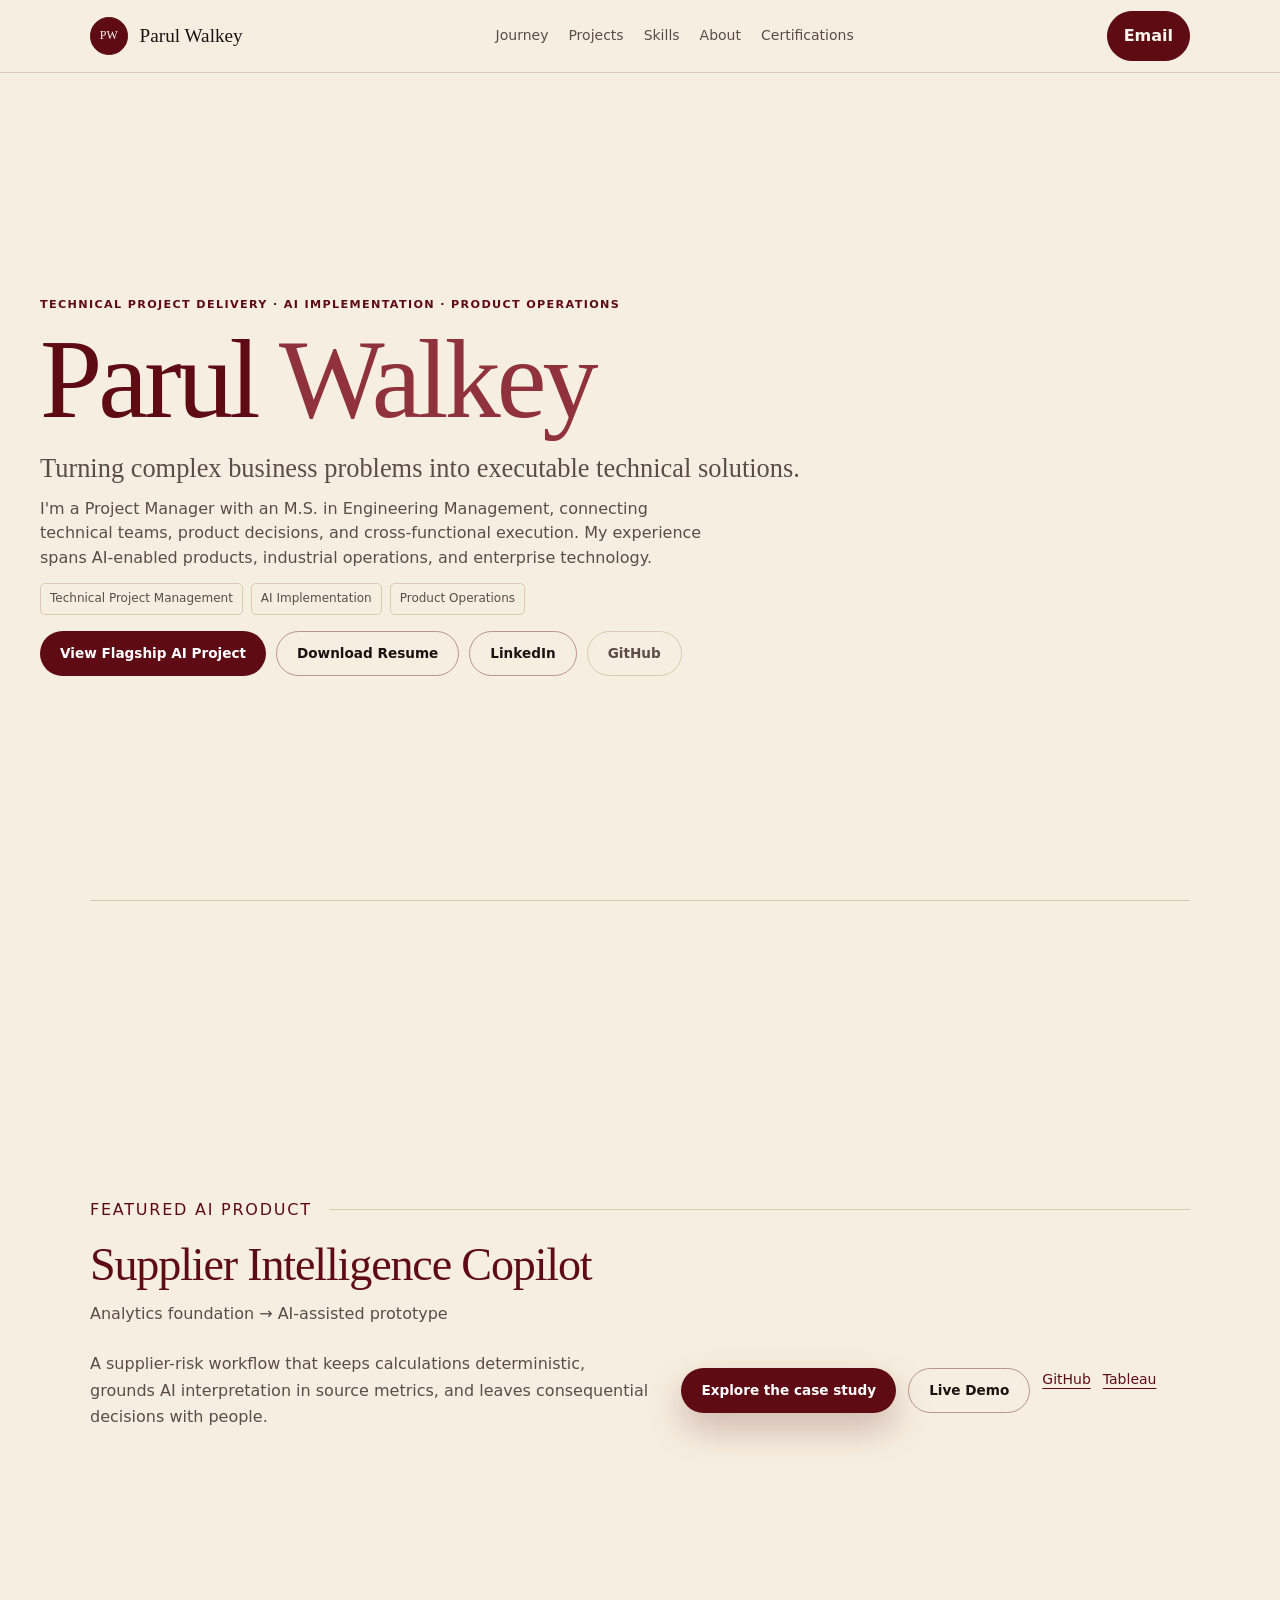
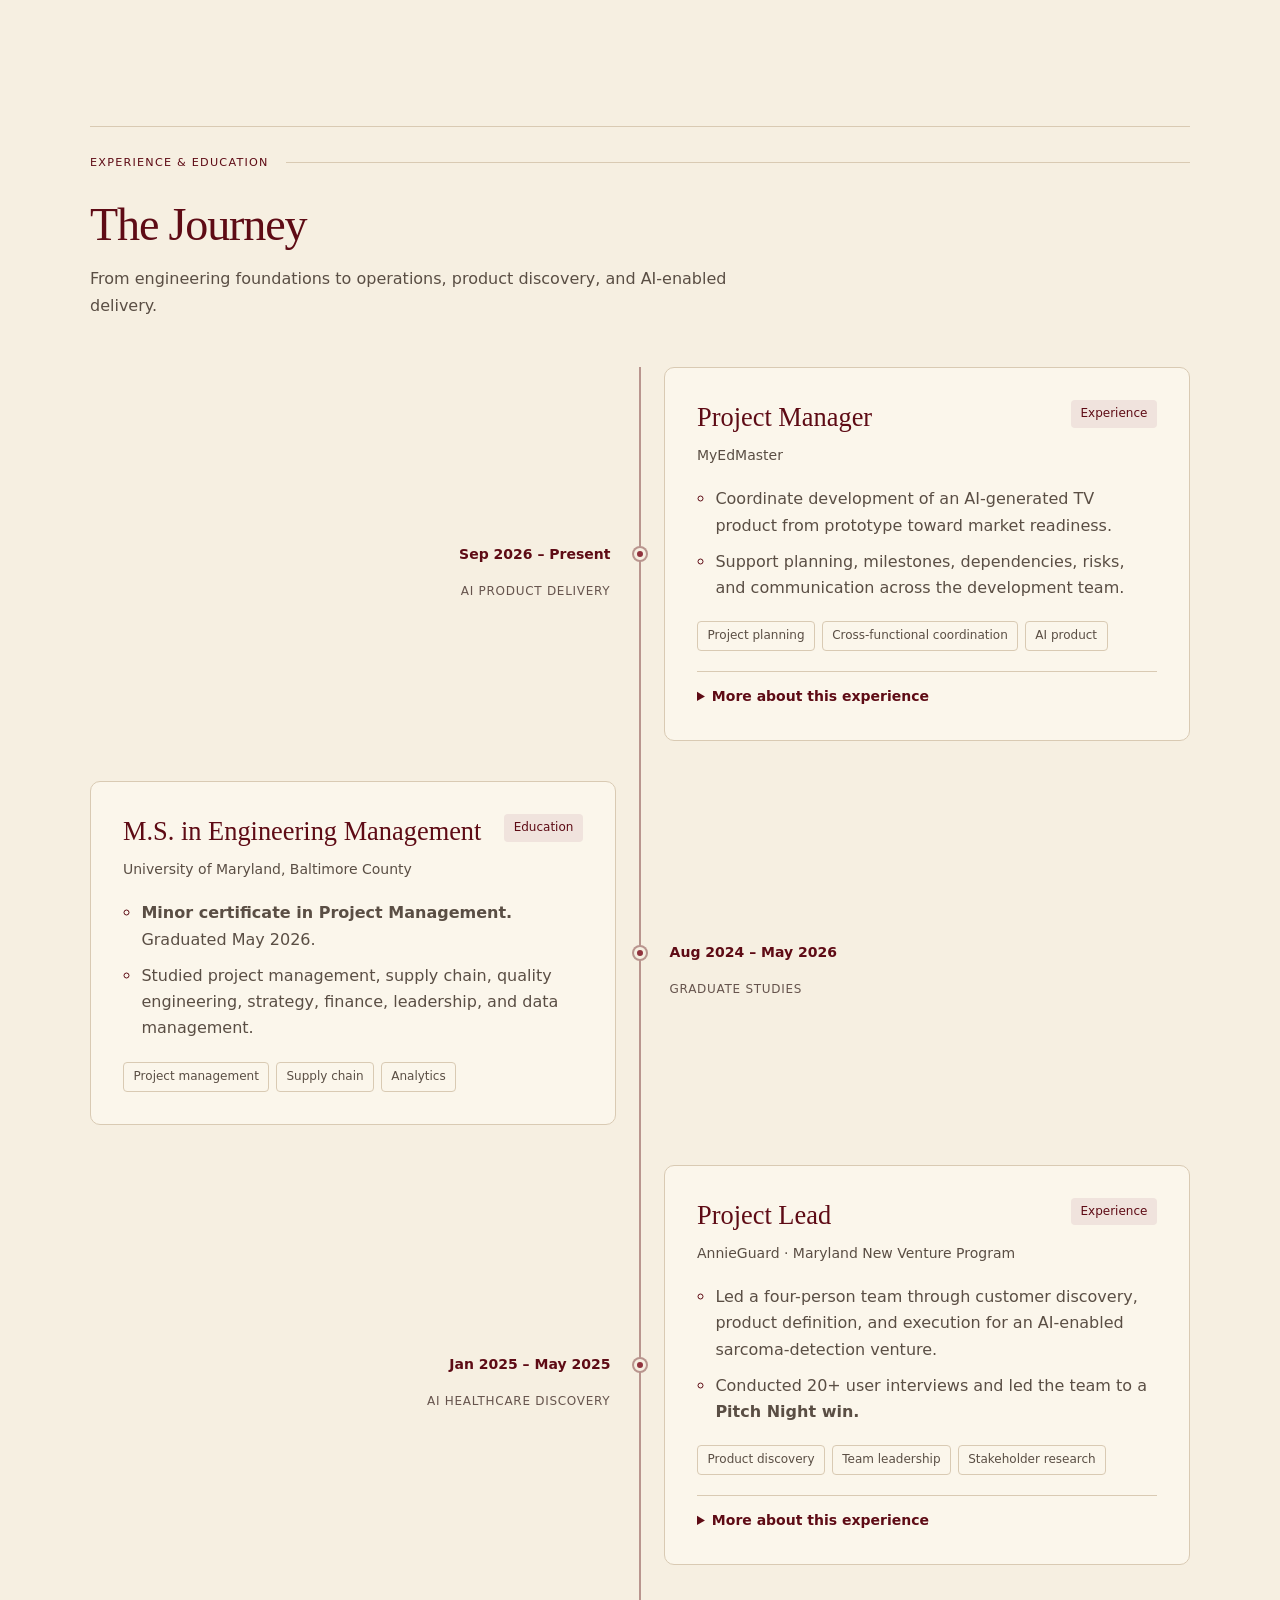
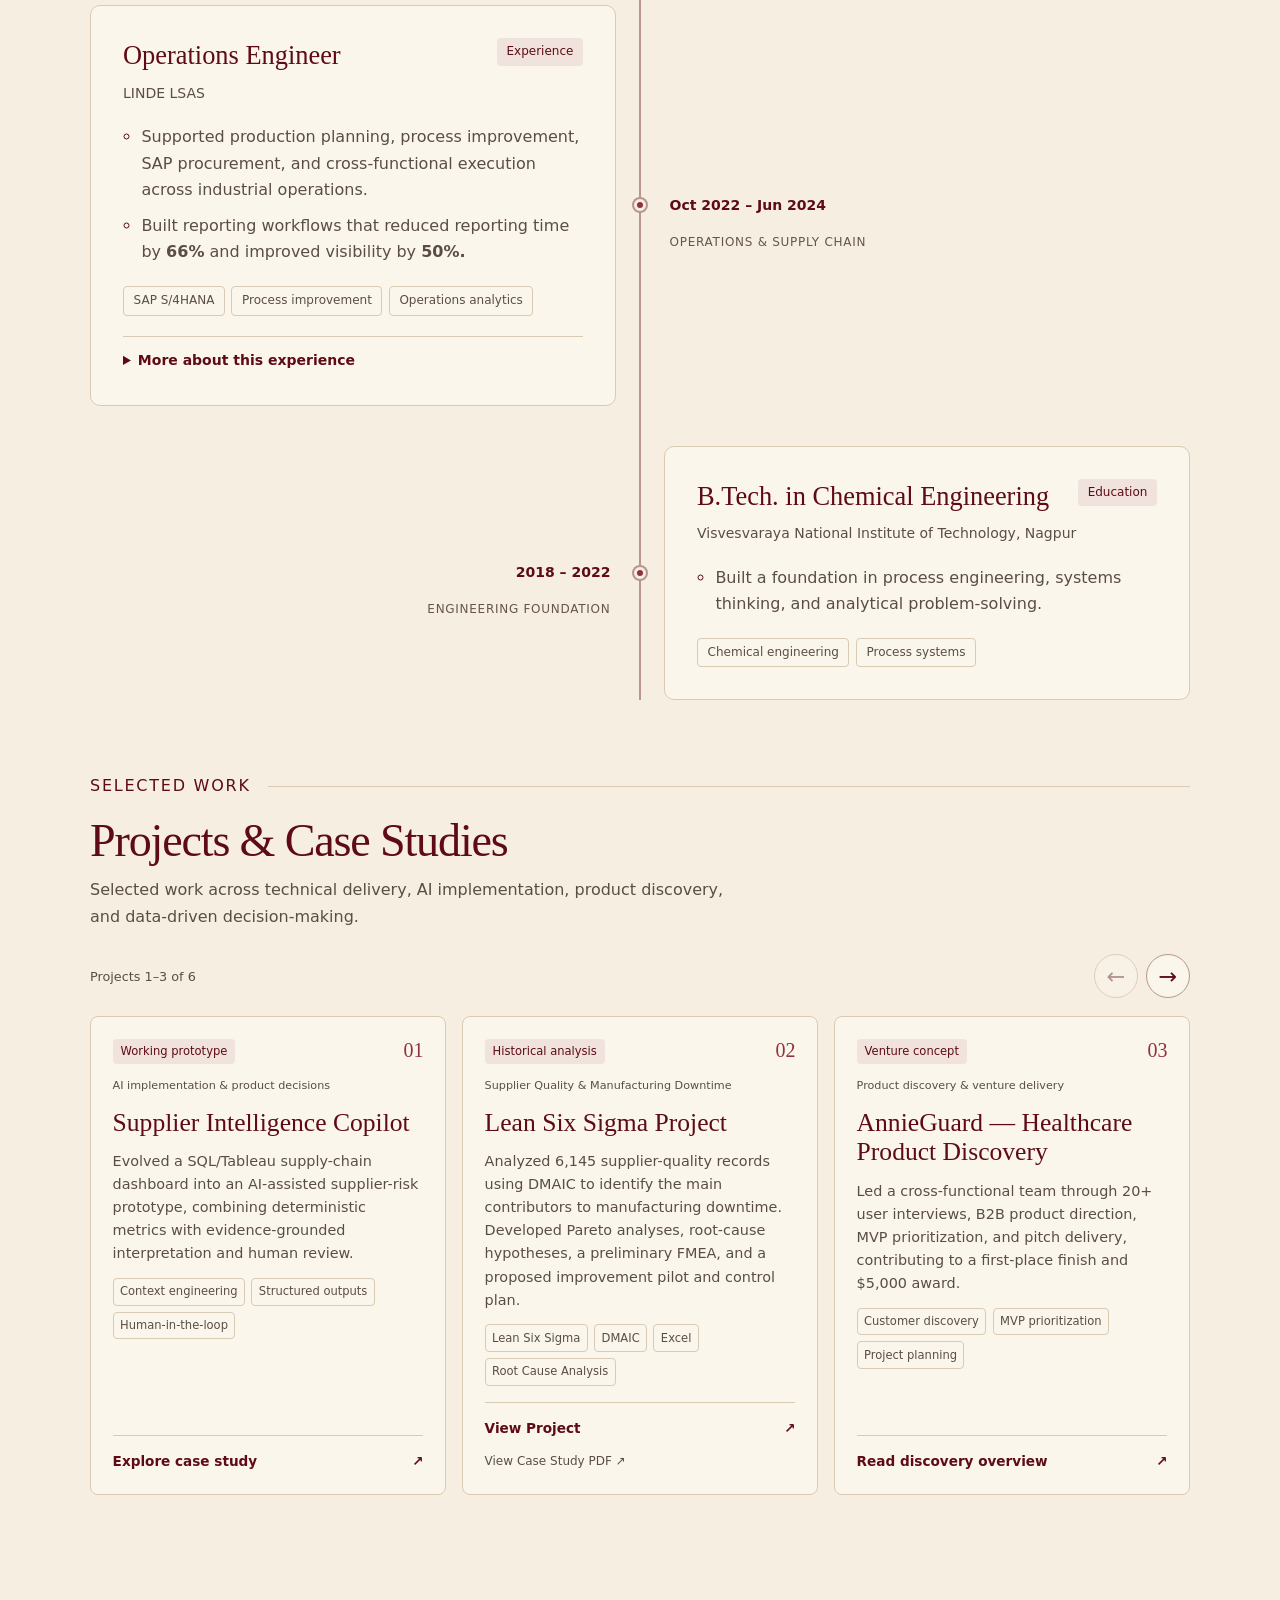
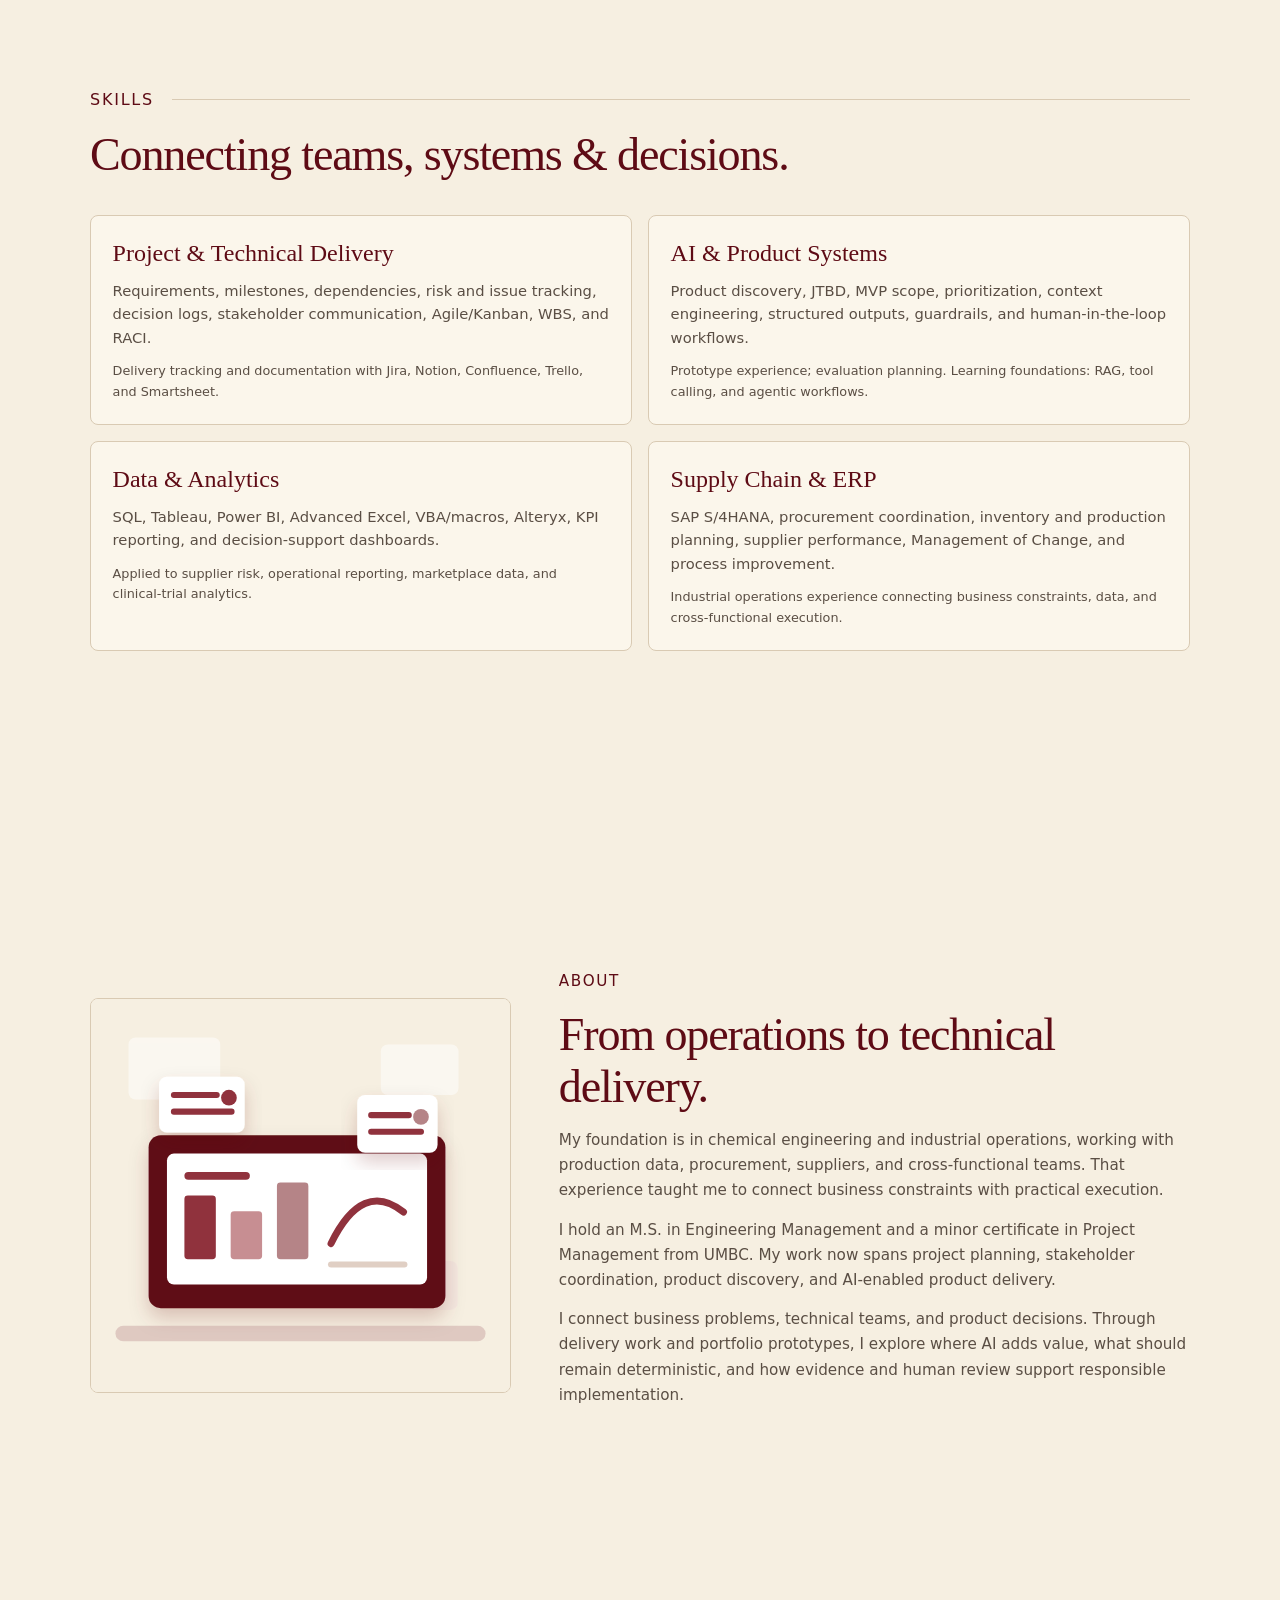
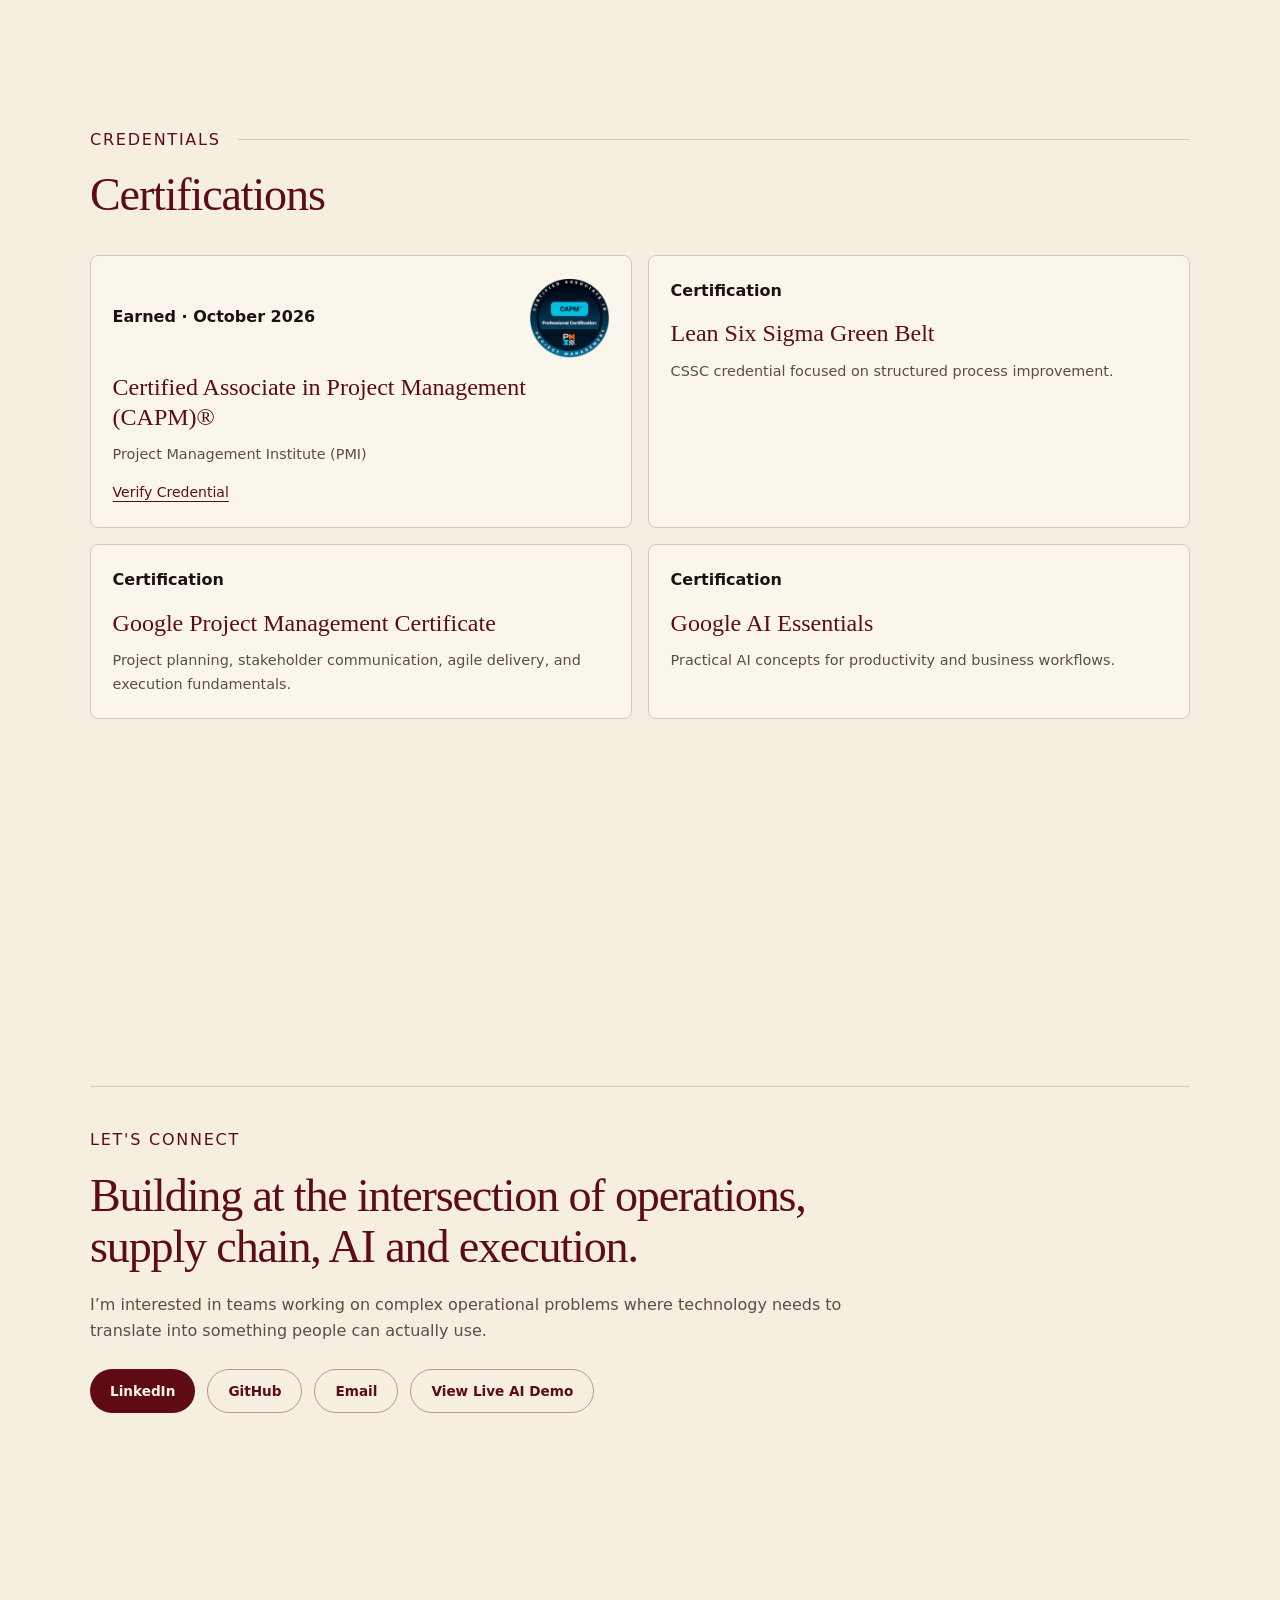
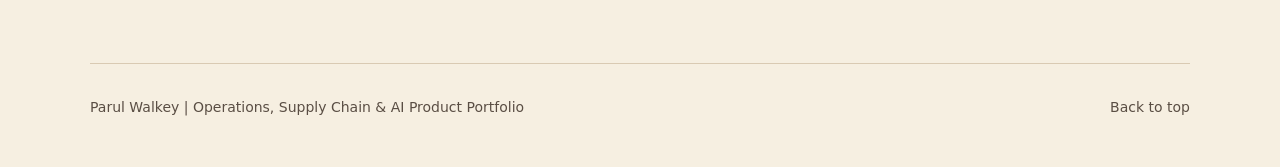
<file: index.html>
<!doctype html>
<html lang="en">
  <head>
    <meta charset="utf-8">
    <meta name="viewport" content="width=device-width, initial-scale=1">
    <title>Parul Walkey | Technical Project Delivery, AI Implementation & Product Operations</title>
    <meta
      name="description"
      content="Project Manager with an M.S. in Engineering Management, focused on technical project delivery, AI implementation, product operations, and cross-functional execution."
    >
    <meta property="og:title" content="Parul Walkey | Technical Project Delivery, AI Implementation &amp; Product Operations">
    <meta
      property="og:description"
      content="Turning complex business problems into executable technical solutions. Technical project delivery, AI implementation, and product operations, with domain expertise in industrial operations, supply chain, and SAP S/4HANA."
    >
    <meta property="og:type" content="website">
    <link rel="stylesheet" href="styles.css?v=44491c7">
  </head>
  <body>
    <a class="skip-link" href="#main">Skip to content</a>

    <header class="site-header">
      <nav class="nav" aria-label="Primary navigation">
        <a class="brand" href="#top" aria-label="Parul Walkey home">
          <span class="brand-mark" aria-hidden="true">PW</span>
          <span>Parul Walkey</span>
        </a>
        <div class="nav-links" aria-label="Page sections">
          <a href="#experience">Journey</a>
          <a href="#projects">Projects</a>
          <a href="#skills">Skills</a>
          <a href="#about">About</a>
          <a href="#certificates">Certifications</a>
        </div>
        <a class="nav-cta" href="mailto:parulwalkey189@gmail.com">Email</a>
      </nav>
    </header>

    <main id="main" class="portfolio-main">
      <section id="top" class="hero">
        <p class="eyebrow">Technical Project Delivery · AI Implementation · Product Operations</p>
        <h1>Parul <span>Walkey</span></h1>
        <p class="hero-copy hero-lead">
          Turning complex business problems into executable technical solutions.
        </p>
        <p class="hero-copy">
          I'm a Project Manager with an M.S. in Engineering Management, connecting technical teams, product decisions, and cross-functional execution. My experience spans AI-enabled products, industrial operations, and enterprise technology.
        </p>
        <p class="hero-subtitle" aria-label="Technical Project Management, AI Implementation, Product Operations">
          <span>Technical Project Management</span>
          <span>AI Implementation</span>
          <span>Product Operations</span>
        </p>
        <div class="hero-actions" aria-label="Featured links">
          <a class="button button-primary" href="#supplier-copilot">View Flagship AI Project</a>
          <a class="button button-secondary" href="assets/resume/Parul_Walkey_Resume.pdf" target="_blank" rel="noreferrer">Download Resume</a>
          <a class="button button-secondary" href="https://www.linkedin.com/in/parul-walkey/" rel="noreferrer">LinkedIn</a>
          <a class="button button-secondary" href="https://github.com/parulwalkey" rel="noreferrer">GitHub</a>
        </div>
      </section>

      <section id="supplier-copilot" class="section flagship-section" aria-labelledby="supplier-copilot-title">
        <div class="section-heading">
          <p class="section-kicker">Featured AI Product</p>
          <h2 id="supplier-copilot-title">Supplier Intelligence Copilot</h2>
          <p>Analytics foundation → AI-assisted prototype</p>
        </div>
        <div class="flagship-intro">
          <p>A supplier-risk workflow that keeps calculations deterministic, grounds AI interpretation in source metrics, and leaves consequential decisions with people.</p>
          <div class="project-actions">
            <a class="button button-primary" href="case-studies/supplier-intelligence-copilot.html">Explore the case study</a>
            <a class="button button-secondary" href="https://supplier-intelligence-copilot.netlify.app" rel="noreferrer">Live Demo</a>
            <a class="text-link" href="https://github.com/parulwalkey/supply-chain-health-monitor" rel="noreferrer">GitHub</a>
            <a class="text-link" href="https://public.tableau.com/views/InventorySupplyChainHealthMonitoringStory/Story1?:language=en-US&amp;:sid=&amp;:redirect=auth&amp;:display_count=n&amp;:origin=viz_share_link" rel="noreferrer">Tableau</a>
          </div>
        </div>
      </section>

      <section id="experience" class="section career-journey" aria-labelledby="journey-title">
        <div class="journey-heading">
          <p class="section-kicker">Experience &amp; Education</p>
          <h2 id="journey-title">The Journey</h2>
          <p>From engineering foundations to operations, product discovery, and AI-enabled delivery.</p>
        </div>
        <ol class="journey-line" aria-label="Experience and education, most recent first">
          <li class="journey-milestone">
            <div class="journey-date"><span>Sep 2026 – Present</span><p>AI product delivery</p></div>
            <span class="journey-dot" aria-hidden="true"></span>
            <article class="journey-card">
              <div class="journey-card-heading"><h3>Project Manager</h3><span class="journey-kind">Experience</span></div>
              <p class="journey-organization">MyEdMaster</p>
              <ul class="journey-contributions"><li>Coordinate development of an AI-generated TV product from prototype toward market readiness.</li><li>Support planning, milestones, dependencies, risks, and communication across the development team.</li></ul>
              <div class="journey-tags" aria-label="Capabilities"><span>Project planning</span><span>Cross-functional coordination</span><span>AI product</span></div>
              <details class="journey-details"><summary>More about this experience</summary><div><ul><li><strong>Product Development.</strong> Supporting the progression of an AI-generated TV product from an early-stage prototype toward a market-ready product, translating product objectives into structured development activities and milestones.</li><li><strong>Technical Team Coordination.</strong> Coordinating with the development team across priorities, dependencies, deliverables, and technical implementation while helping maintain alignment between product goals and execution.</li><li><strong>Project Planning &amp; Execution.</strong> Supporting project planning, milestone tracking, task prioritization, risk identification, and follow-ups to maintain visibility into development progress and upcoming decisions.</li><li><strong>Prototype → Scale.</strong> Helping structure the transition from prototype development toward a scalable product by identifying requirements, execution gaps, dependencies, and considerations needed for future product readiness.</li></ul><p>This role is strengthening my experience at the intersection of project management, AI product development, and technical execution, particularly how an early-stage technology concept moves from prototype toward a usable and scalable product.</p></div></details>
            </article>
          </li>
          <li class="journey-milestone">
            <div class="journey-date"><span>Aug 2024 – May 2026</span><p>Graduate studies</p></div>
            <span class="journey-dot" aria-hidden="true"></span>
            <article class="journey-card">
              <div class="journey-card-heading"><h3>M.S. in Engineering Management</h3><span class="journey-kind">Education</span></div>
              <p class="journey-organization">University of Maryland, Baltimore County</p>
              <ul class="journey-contributions"><li><strong>Minor certificate in Project Management.</strong> Graduated May 2026.</li><li>Studied project management, supply chain, quality engineering, strategy, finance, leadership, and data management.</li></ul>
              <div class="journey-tags" aria-label="Capabilities"><span>Project management</span><span>Supply chain</span><span>Analytics</span></div>
              <span id="education" class="journey-anchor" aria-hidden="true"></span>
            </article>
          </li>
          <li class="journey-milestone">
            <div class="journey-date"><span>Jan 2025 – May 2025</span><p>AI healthcare discovery</p></div>
            <span class="journey-dot" aria-hidden="true"></span>
            <article class="journey-card">
              <div class="journey-card-heading"><h3>Project Lead</h3><span class="journey-kind">Experience</span></div>
              <p class="journey-organization">AnnieGuard · Maryland New Venture Program</p>
              <ul class="journey-contributions"><li>Led a four-person team through customer discovery, product definition, and execution for an AI-enabled sarcoma-detection venture.</li><li>Conducted 20+ user interviews and led the team to a <strong>Pitch Night win.</strong></li></ul>
              <div class="journey-tags" aria-label="Capabilities"><span>Product discovery</span><span>Team leadership</span><span>Stakeholder research</span></div>
              <details class="journey-details"><summary>More about this experience</summary><div><p>AnnieGuard was an AI-enabled healthcare venture exploring the use of a machine-learning API for sarcoma detection. I led a four-person team through the Maryland New Venture Program, working across customer discovery, product definition, prioritization, and project execution.</p><ul><li><strong>Discovery &amp; Problem Validation.</strong> Conducted 20+ user interviews to understand user needs, workflow challenges, adoption barriers, and assumptions around the proposed solution.</li><li><strong>Product Thinking.</strong> Translated Voice-of-Customer insights into product requirements and priorities, helping refine the problem statement and shape the direction of the proposed AI-enabled solution.</li><li><strong>Project Leadership.</strong> Led a four-person team across milestones, sprint planning, responsibilities, risks, dependencies, stakeholder communication, and final deliverables.</li><li><strong>Execution &amp; Outcome.</strong> Improved team execution cadence, reduced task slippage, and led the project through the final venture presentation, resulting in a Pitch Night win.</li></ul><p>AnnieGuard taught me that a strong AI model is only one part of a successful product. User needs, workflow fit, trust, adoption, execution, and measurable value determine whether the technology becomes useful.</p></div></details>
            </article>
          </li>
          <li class="journey-milestone">
            <div class="journey-date"><span>Oct 2022 – Jun 2024</span><p>Operations & supply chain</p></div>
            <span class="journey-dot" aria-hidden="true"></span>
            <article class="journey-card">
              <div class="journey-card-heading"><h3>Operations Engineer</h3><span class="journey-kind">Experience</span></div>
              <p class="journey-organization">LINDE LSAS</p>
              <ul class="journey-contributions"><li>Supported production planning, process improvement, SAP procurement, and cross-functional execution across industrial operations.</li><li>Built reporting workflows that reduced reporting time by <strong>66%</strong> and improved visibility by <strong>50%.</strong></li></ul>
              <div class="journey-tags" aria-label="Capabilities"><span>SAP S/4HANA</span><span>Process improvement</span><span>Operations analytics</span></div>
              <details class="journey-details"><summary>More about this experience</summary><div><p>The experience gave me a practical foundation in operations, supply chain, analytics, improvement, and cross-functional execution in real operational environments.</p><ul><li><strong>Operations &amp; Planning.</strong> Used historical production and demand data to support planning and operational decision-making across large-scale manufacturing operations.</li><li><strong>Process Improvement.</strong> Identified performance gaps and supported process optimization initiatives that reduced waste, improved efficiency, and contributed to significant recurring cost savings.</li><li><strong>Procurement &amp; SAP.</strong> Supported procurement workflows through SAP S/4HANA, including purchase-order processing, material coordination, vendor interactions, and GR/IR activities.</li><li><strong>Analytics &amp; Decision Support.</strong> Built reporting workflows that reduced reporting time by 66% and improved visibility by 50%, with biweekly procurement/change-order reporting related to procurement and Management of Change, alongside separate monthly customer reports.</li><li><strong>Cross-Functional Project Execution.</strong> Coordinated work across operations, engineering, maintenance, procurement, and external stakeholders while tracking priorities, dependencies, risks, and deliverables.</li></ul><p>The experience gave me a practical understanding of how data, supply chains, business constraints, technical teams, and project execution come together in real operational environments.</p></div></details>
            </article>
          </li>
          <li class="journey-milestone">
            <div class="journey-date"><span>2018 – 2022</span><p>Engineering foundation</p></div>
            <span class="journey-dot" aria-hidden="true"></span>
            <article class="journey-card">
              <div class="journey-card-heading"><h3>B.Tech. in Chemical Engineering</h3><span class="journey-kind">Education</span></div>
              <p class="journey-organization">Visvesvaraya National Institute of Technology, Nagpur</p>
              <ul class="journey-contributions"><li>Built a foundation in process engineering, systems thinking, and analytical problem-solving.</li></ul>
              <div class="journey-tags" aria-label="Capabilities"><span>Chemical engineering</span><span>Process systems</span></div>
              
            </article>
          </li>
        </ol>
      </section>

      <section id="projects" class="section projects-section" aria-labelledby="projects-title">
        <div class="section-heading">
          <p class="section-kicker">Selected Work</p>
          <h2 id="projects-title">Projects &amp; Case Studies</h2>
          <p>Selected work across technical delivery, AI implementation, product discovery, and data-driven decision-making.</p>
        </div>
        <div class="project-showcase" role="region" aria-roledescription="carousel" aria-label="Projects and case studies">
          <div class="showcase-toolbar" hidden>
            <p class="showcase-position" aria-live="polite" aria-atomic="true">Projects 1–3 of 6</p>
            <div class="showcase-controls">
              <button class="icon-button" type="button" data-carousel-prev aria-label="Previous projects" aria-controls="project-track" title="Previous projects" disabled>
                <span aria-hidden="true">←</span>
              </button>
              <button class="icon-button" type="button" data-carousel-next aria-label="Next projects" aria-controls="project-track" title="Next projects">
                <span aria-hidden="true">→</span>
              </button>
            </div>
          </div>
          <div id="project-track" class="project-track" tabindex="0" aria-label="Project gallery">
            <article class="showcase-card" role="group" aria-roledescription="slide" aria-label="1 of 6: Supplier Intelligence Copilot">
              <div class="showcase-card-top"><span class="project-type">Working prototype</span><span class="project-index" aria-hidden="true">01</span></div>
              <p class="capability-label">AI implementation &amp; product decisions</p>
              <h3>Supplier Intelligence Copilot</h3>
              <p class="showcase-description">Evolved a SQL/Tableau supply-chain dashboard into an AI-assisted supplier-risk prototype, combining deterministic metrics with evidence-grounded interpretation and human review.</p>
              <ul class="showcase-competencies" aria-label="Competencies"><li>Context engineering</li><li>Structured outputs</li><li>Human-in-the-loop</li></ul>
              <a class="showcase-link" href="case-studies/supplier-intelligence-copilot.html">Explore case study <span aria-hidden="true">↗</span></a>

            </article>
            <article id="lean-six-sigma-project" class="showcase-card" role="group" aria-roledescription="slide" aria-label="2 of 6: Lean Six Sigma Project">
              <div class="showcase-card-top"><span class="project-type">Historical analysis</span><span class="project-index" aria-hidden="true">02</span></div>
              <p class="capability-label">Supplier Quality &amp; Manufacturing Downtime</p>
              <h3>Lean Six Sigma Project</h3>
              <p class="showcase-description">Analyzed 6,145 supplier-quality records using DMAIC to identify the main contributors to manufacturing downtime. Developed Pareto analyses, root-cause hypotheses, a preliminary FMEA, and a proposed improvement pilot and control plan.</p>
              <ul class="showcase-competencies" aria-label="Competencies"><li>Lean Six Sigma</li><li>DMAIC</li><li>Excel</li><li>Root Cause Analysis</li></ul>
              <a class="showcase-link" href="https://supplier-quality-dmaic.vercel.app/" target="_blank" rel="noopener noreferrer" aria-label="View Project (opens in a new tab)">View Project <span aria-hidden="true">↗</span></a>
              <a class="secondary-project-link" href="assets/case-studies/Supplier_Quality_DMAIC_Case_Study.pdf" target="_blank" rel="noopener noreferrer" aria-label="View Case Study (PDF, opens in a new tab)">View Case Study PDF <span aria-hidden="true">↗</span></a>
            </article>
            <article class="showcase-card" role="group" aria-roledescription="slide" aria-label="3 of 6: AnnieGuard — Healthcare Product Discovery">
              <div class="showcase-card-top"><span class="project-type">Venture concept</span><span class="project-index" aria-hidden="true">03</span></div>
              <p class="capability-label">Product discovery &amp; venture delivery</p>
              <h3>AnnieGuard — Healthcare Product Discovery</h3>
              <p class="showcase-description">Led a cross-functional team through 20+ user interviews, B2B product direction, MVP prioritization, and pitch delivery, contributing to a first-place finish and $5,000 award.</p>
              <ul class="showcase-competencies" aria-label="Competencies"><li>Customer discovery</li><li>MVP prioritization</li><li>Project planning</li></ul>
              <a class="showcase-link" href="case-studies/annieguard.html">Read discovery overview <span aria-hidden="true">↗</span></a>

            </article>
            <article class="showcase-card" role="group" aria-roledescription="slide" aria-label="4 of 6: ChatGPT Projects — Product Teardown">
              <div class="showcase-card-top"><span class="project-type">Concept proposal</span><span class="project-index" aria-hidden="true">04</span></div>
              <p class="capability-label">Product analysis &amp; strategy</p>
              <h3>ChatGPT Projects — Product Teardown</h3>
              <p class="showcase-description">Analyzed the difficulty of resuming long-running work and proposed a Project State experience covering decisions, open questions, constraints, and supporting sources.</p>
              <ul class="showcase-competencies" aria-label="Competencies"><li>Product analysis</li><li>Experiment design</li><li>User control</li></ul>
              <a class="showcase-link" href="case-studies/chatgpt-projects.html">Explore product teardown <span aria-hidden="true">↗</span></a>
              <a class="secondary-project-link" href="https://app.notion.com/p/Product-Teardown-3e2d02e1221d8037babde3b112c019e1">Original Notion analysis ↗</a>
            </article>
            <article class="showcase-card" role="group" aria-roledescription="slide" aria-label="5 of 6: Airbnb Rental Decision Support">
              <div class="showcase-card-top"><span class="project-type">Analytics dashboards</span><span class="project-index" aria-hidden="true">05</span></div>
              <p class="capability-label">Product analytics &amp; decision support</p>
              <h3>Airbnb Rental Decision Support</h3>
              <p class="showcase-description">Collaborated on Power BI dashboards translating NYC marketplace data into distinct Host and Traveler workflows for exploring pricing, location, reviews, and booking restrictions.</p>
              <ul class="showcase-competencies" aria-label="Competencies"><li>Power BI</li><li>User workflows</li><li>Marketplace analytics</li></ul>
              <a class="showcase-link" href="https://github.com/parulwalkey/airbnb-rental-decision-support">View project & dashboard <span aria-hidden="true">↗</span></a>
              <a class="secondary-project-link" href="https://github.com/parulwalkey/airbnb-rental-decision-support/blob/main/Airbnb.pdf">Host &amp; Traveler dashboard PDF ↗</a>
            </article>
            <article class="showcase-card" role="group" aria-roledescription="slide" aria-label="6 of 6: ClinicalIQ — Clinical Trial Analytics">
              <div class="showcase-card-top"><span class="project-type">Analytics dashboard</span><span class="project-index" aria-hidden="true">06</span></div>
              <p class="capability-label">Analytics &amp; monitoring</p>
              <h3>ClinicalIQ — Clinical Trial Analytics</h3>
              <p class="showcase-description">Collaborated on a three-page Tableau dashboard exploring enrollment, subject disposition, adverse events, and laboratory results across 500 subjects and five sites.</p>
              <ul class="showcase-competencies" aria-label="Competencies"><li>Tableau</li><li>KPI design</li><li>Clinical-trial analytics</li></ul>
              <a class="showcase-link" href="https://public.tableau.com/views/ClinicalIQ/Overview?:language=en-US&amp;publish=yes&amp;:sid=&amp;:redirect=auth&amp;:display_count=n&amp;:origin=viz_share_link">View Tableau dashboard <span aria-hidden="true">↗</span></a>

            </article>
          </div>
        </div>
      </section>

      <section id="skills" class="section skills-section" aria-labelledby="skills-title">
        <div class="section-heading">
          <p class="section-kicker">Skills</p>
          <h2 id="skills-title">Connecting teams, systems &amp; decisions.</h2>
        </div>
        <div class="competency-grid">
          <article>
            <h3>Project &amp; Technical Delivery</h3>
            <p>Requirements, milestones, dependencies, risk and issue tracking, decision logs, stakeholder communication, Agile/Kanban, WBS, and RACI.</p>
            <p class="skill-evidence">Delivery tracking and documentation with Jira, Notion, Confluence, Trello, and Smartsheet.</p>
          </article>
          <article>
            <h3>AI &amp; Product Systems</h3>
            <p>Product discovery, JTBD, MVP scope, prioritization, context engineering, structured outputs, guardrails, and human-in-the-loop workflows.</p>
            <p class="skill-evidence">Prototype experience; evaluation planning. Learning foundations: RAG, tool calling, and agentic workflows.</p>
          </article>
          <article>
            <h3>Data &amp; Analytics</h3>
            <p>SQL, Tableau, Power BI, Advanced Excel, VBA/macros, Alteryx, KPI reporting, and decision-support dashboards.</p>
            <p class="skill-evidence">Applied to supplier risk, operational reporting, marketplace data, and clinical-trial analytics.</p>
          </article>
          <article>
            <h3>Supply Chain &amp; ERP</h3>
            <p>SAP S/4HANA, procurement coordination, inventory and production planning, supplier performance, Management of Change, and process improvement.</p>
            <p class="skill-evidence">Industrial operations experience connecting business constraints, data, and cross-functional execution.</p>
          </article>
        </div>
      </section>

      <section id="about" class="section split-section" aria-labelledby="about-title">
        <div class="visual-panel">
          <img src="assets/performance-dashboard.svg" alt="Illustration of dashboards, project milestones, and performance metrics" width="960" height="900" loading="lazy">
        </div>
        <div class="copy-block">
          <p class="section-kicker">About</p>
          <h2 id="about-title">From operations to technical delivery.</h2>
          <p>My foundation is in chemical engineering and industrial operations, working with production data, procurement, suppliers, and cross-functional teams. That experience taught me to connect business constraints with practical execution.</p>
          <p>I hold an M.S. in Engineering Management and a minor certificate in Project Management from UMBC. My work now spans project planning, stakeholder coordination, product discovery, and AI-enabled product delivery.</p>
          <p>I connect business problems, technical teams, and product decisions. Through delivery work and portfolio prototypes, I explore where AI adds value, what should remain deterministic, and how evidence and human review support responsible implementation.</p>
        </div>
      </section>

      <section id="certificates" class="section education-section" aria-labelledby="certificates-title">
        <div class="section-heading">
          <p class="section-kicker">Credentials</p>
          <h2 id="certificates-title">Certifications</h2>
        </div>
        <div class="education-grid">
          <article class="capm-credential">
            <div class="credential-status">
              <span>Earned · October 2026</span>
              <img class="credential-badge" src="assets/credentials/capm-badge.png" alt="PMI CAPM certification badge" width="672" height="352" loading="lazy">
            </div>
            <h3>Certified Associate in Project Management (CAPM)®</h3>
            <p>Project Management Institute (PMI)</p>
            <a class="text-link credential-verification" href="https://www.credly.com/badges/e8bd185b-4558-4ca3-914c-683b46bb1f6a/public_url" target="_blank" rel="noopener noreferrer">Verify Credential</a>
          </article>
          <article>
            <span>Certification</span>
            <h3>Lean Six Sigma Green Belt</h3>
            <p>CSSC credential focused on structured process improvement.</p>
          </article>
          <article>
            <span>Certification</span>
            <h3>Google Project Management Certificate</h3>
            <p>Project planning, stakeholder communication, agile delivery, and execution fundamentals.</p>
          </article>
          <article>
            <span>Certification</span>
            <h3>Google AI Essentials</h3>
            <p>Practical AI concepts for productivity and business workflows.</p>
          </article>
        </div>
      </section>

      <section class="section contact-section reveal" aria-labelledby="contact-title">
        <div class="contact-card">
          <div>
            <p class="section-kicker">Let's Connect</p>
            <h2 id="contact-title">Building at the intersection of operations, supply chain, AI and execution.</h2>
            <p>
              I’m interested in teams working on complex operational problems where technology needs to translate into something people can actually use.
            </p>
          </div>
          <div class="contact-actions">
            <a class="button button-primary" href="https://www.linkedin.com/in/parul-walkey/" rel="noreferrer">LinkedIn</a>
            <a class="button button-secondary" href="https://github.com/parulwalkey" rel="noreferrer">GitHub</a>
            <a class="button button-secondary" href="mailto:parulwalkey189@gmail.com">Email</a>
            <a class="button button-secondary" href="https://supplier-intelligence-copilot.netlify.app" rel="noreferrer">View Live AI Demo</a>
          </div>
        </div>
      </section>
    </main>

    <footer class="site-footer">
      <p>Parul Walkey | Operations, Supply Chain & AI Product Portfolio</p>
      <a href="#top">Back to top</a>
    </footer>

    <script src="scripts/portfolio.js" defer></script>
  </body>
</html>
</file>
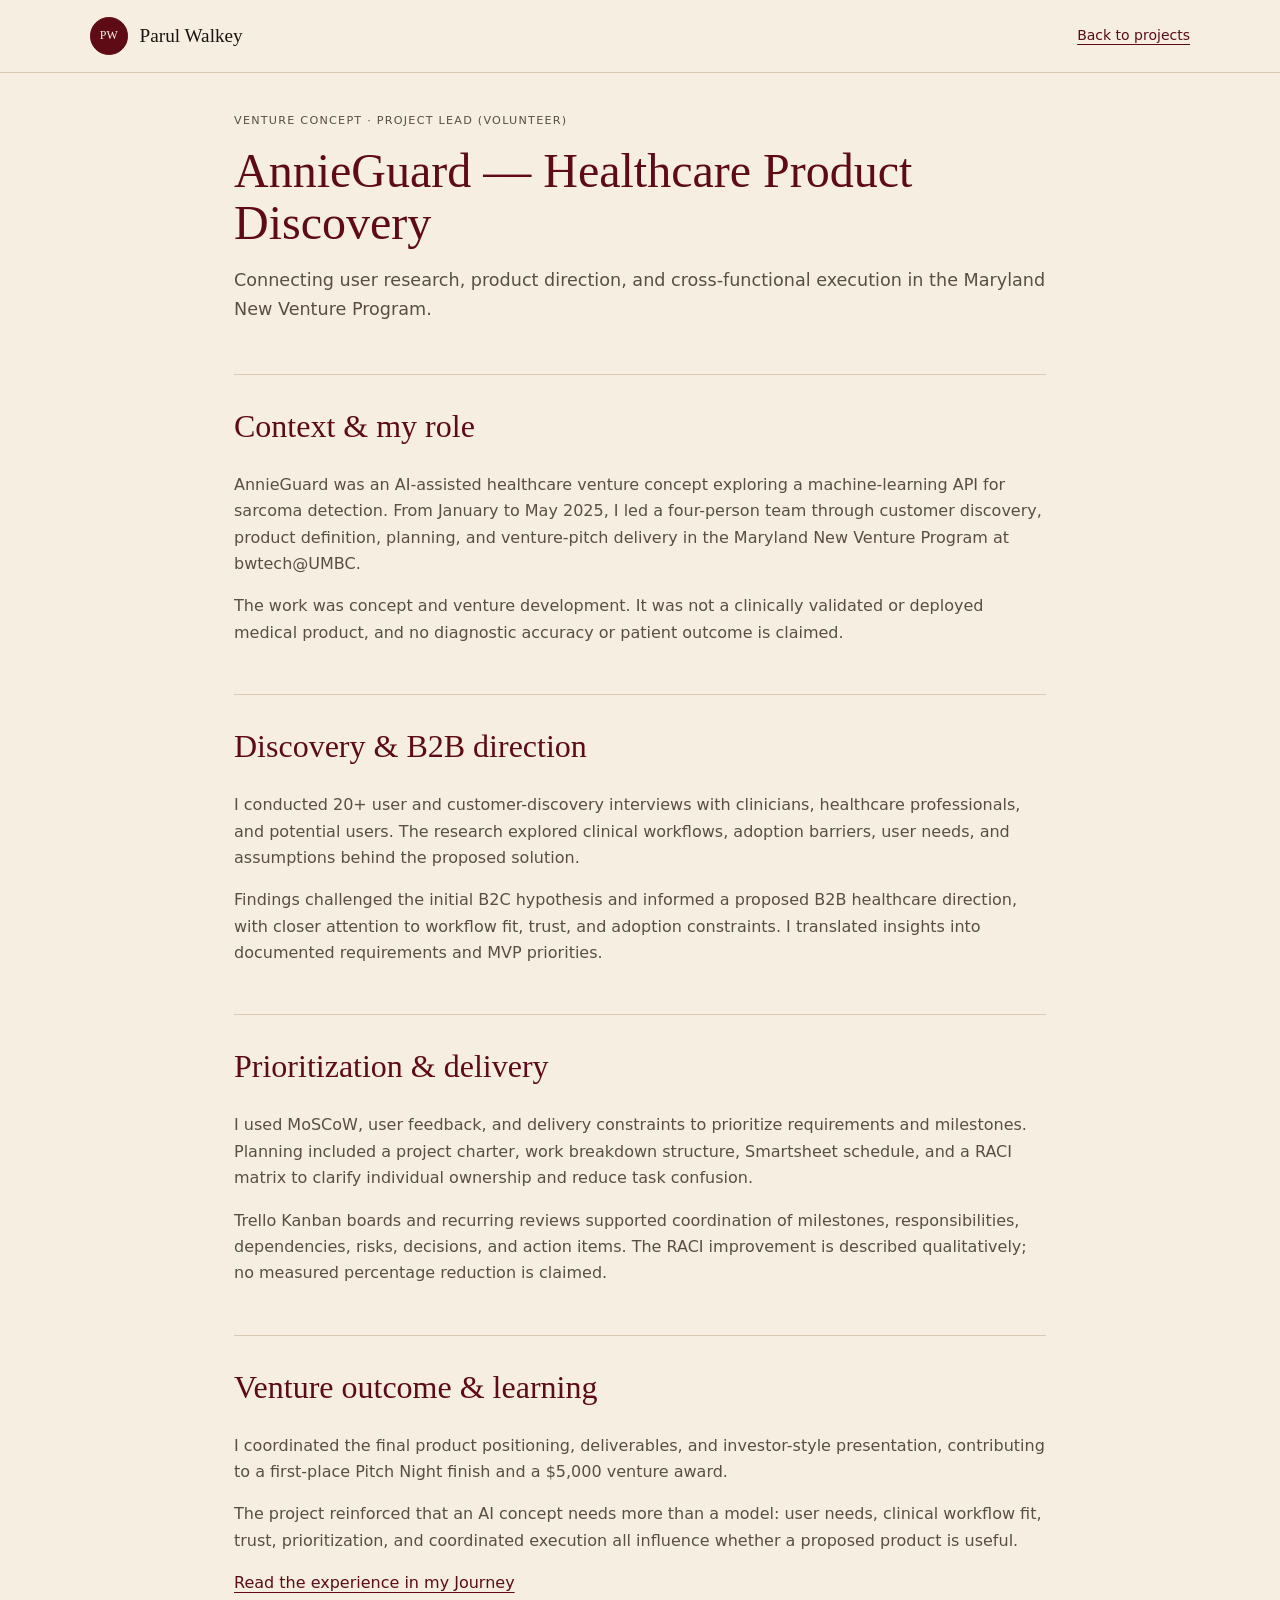
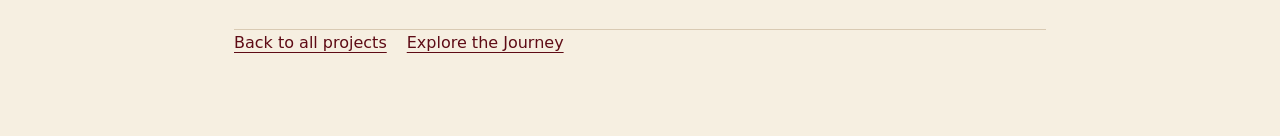
<file: case-studies/annieguard.html>
<!doctype html>
<html lang="en">
<head>
  <meta charset="utf-8">
  <meta name="viewport" content="width=device-width, initial-scale=1">
  <title>AnnieGuard — Healthcare Product Discovery | Parul Walkey</title>
  <meta name="description" content="Connecting user research, product direction, and cross-functional execution in the Maryland New Venture Program.">
  <link rel="stylesheet" href="../styles.css">
</head>
<body>
  <a class="skip-link" href="#main">Skip to content</a>
  <header class="site-header">
    <nav class="nav" aria-label="Case study navigation">
      <a class="brand" href="../index.html#top"><span class="brand-mark" aria-hidden="true">PW</span><span>Parul Walkey</span></a>
      <a class="text-link" href="../index.html#projects">Back to projects</a>
    </nav>
  </header>
  <main id="main" class="case-main">
    <header class="case-header">
      <p class="section-kicker">Venture concept · Project Lead (Volunteer)</p>
      <h1>AnnieGuard — Healthcare Product Discovery</h1>
      <p class="case-deck">Connecting user research, product direction, and cross-functional execution in the Maryland New Venture Program.</p>
    </header>

    <section><h2>Context &amp; my role</h2><p>AnnieGuard was an AI-assisted healthcare venture concept exploring a machine-learning API for sarcoma detection. From January to May 2025, I led a four-person team through customer discovery, product definition, planning, and venture-pitch delivery in the Maryland New Venture Program at bwtech@UMBC.</p><p>The work was concept and venture development. It was not a clinically validated or deployed medical product, and no diagnostic accuracy or patient outcome is claimed.</p></section>
    <section><h2>Discovery &amp; B2B direction</h2><p>I conducted 20+ user and customer-discovery interviews with clinicians, healthcare professionals, and potential users. The research explored clinical workflows, adoption barriers, user needs, and assumptions behind the proposed solution.</p><p>Findings challenged the initial B2C hypothesis and informed a proposed B2B healthcare direction, with closer attention to workflow fit, trust, and adoption constraints. I translated insights into documented requirements and MVP priorities.</p></section>
    <section><h2>Prioritization &amp; delivery</h2><p>I used MoSCoW, user feedback, and delivery constraints to prioritize requirements and milestones. Planning included a project charter, work breakdown structure, Smartsheet schedule, and a RACI matrix to clarify individual ownership and reduce task confusion.</p><p>Trello Kanban boards and recurring reviews supported coordination of milestones, responsibilities, dependencies, risks, decisions, and action items. The RACI improvement is described qualitatively; no measured percentage reduction is claimed.</p></section>
    <section><h2>Venture outcome &amp; learning</h2><p>I coordinated the final product positioning, deliverables, and investor-style presentation, contributing to a first-place Pitch Night finish and a $5,000 venture award.</p><p>The project reinforced that an AI concept needs more than a model: user needs, clinical workflow fit, trust, prioritization, and coordinated execution all influence whether a proposed product is useful.</p><a href="../index.html#experience">Read the experience in my Journey</a></section>
    <p class="artifact-links"><a href="../index.html#projects">Back to all projects</a><a href="../index.html#experience">Explore the Journey</a></p>
  </main>
  <script src="../scripts/portfolio.js" defer></script>
</body>
</html>
</file>
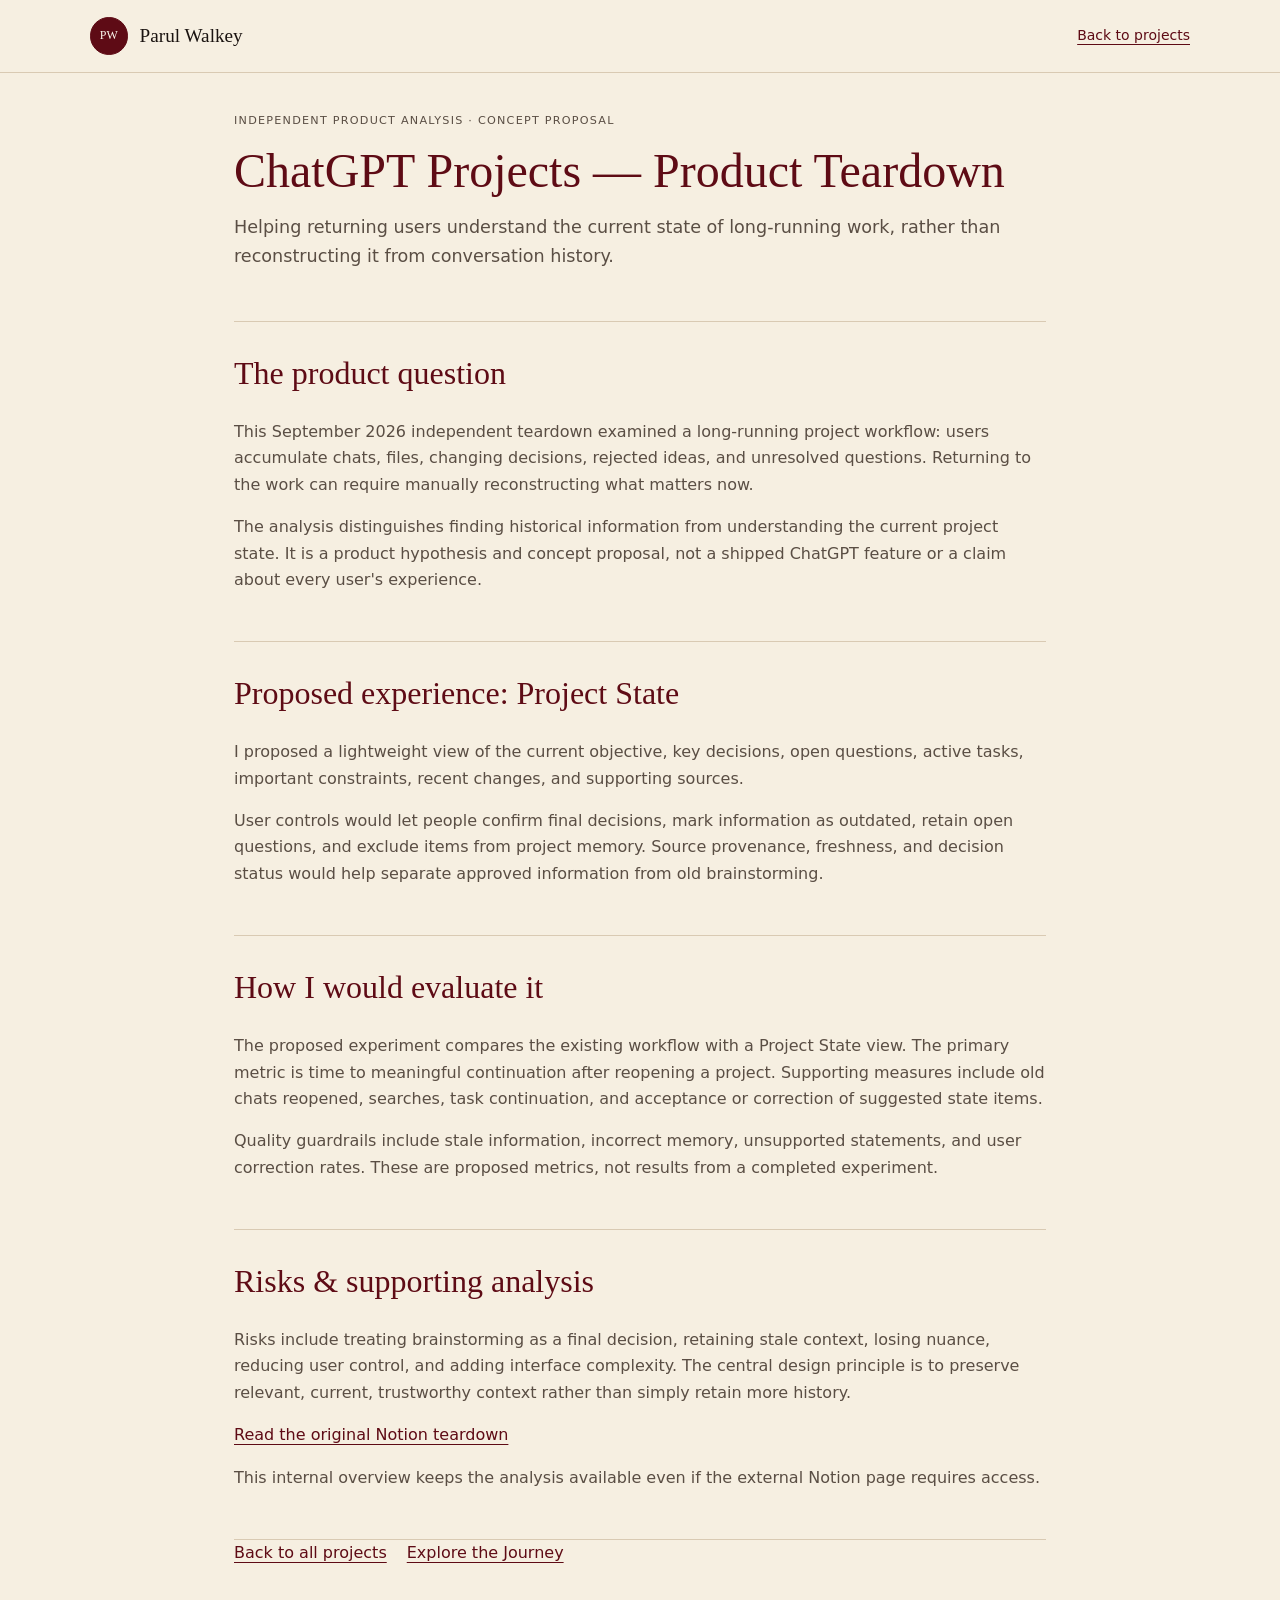
<file: case-studies/chatgpt-projects.html>
<!doctype html>
<html lang="en">
<head>
  <meta charset="utf-8">
  <meta name="viewport" content="width=device-width, initial-scale=1">
  <title>ChatGPT Projects — Product Teardown | Parul Walkey</title>
  <meta name="description" content="Helping returning users understand the current state of long-running work, rather than reconstructing it from conversation history.">
  <link rel="stylesheet" href="../styles.css">
</head>
<body>
  <a class="skip-link" href="#main">Skip to content</a>
  <header class="site-header">
    <nav class="nav" aria-label="Case study navigation">
      <a class="brand" href="../index.html#top"><span class="brand-mark" aria-hidden="true">PW</span><span>Parul Walkey</span></a>
      <a class="text-link" href="../index.html#projects">Back to projects</a>
    </nav>
  </header>
  <main id="main" class="case-main">
    <header class="case-header">
      <p class="section-kicker">Independent product analysis · Concept proposal</p>
      <h1>ChatGPT Projects — Product Teardown</h1>
      <p class="case-deck">Helping returning users understand the current state of long-running work, rather than reconstructing it from conversation history.</p>
    </header>

    <section><h2>The product question</h2><p>This September 2026 independent teardown examined a long-running project workflow: users accumulate chats, files, changing decisions, rejected ideas, and unresolved questions. Returning to the work can require manually reconstructing what matters now.</p><p>The analysis distinguishes finding historical information from understanding the current project state. It is a product hypothesis and concept proposal, not a shipped ChatGPT feature or a claim about every user's experience.</p></section>
    <section><h2>Proposed experience: Project State</h2><p>I proposed a lightweight view of the current objective, key decisions, open questions, active tasks, important constraints, recent changes, and supporting sources.</p><p>User controls would let people confirm final decisions, mark information as outdated, retain open questions, and exclude items from project memory. Source provenance, freshness, and decision status would help separate approved information from old brainstorming.</p></section>
    <section><h2>How I would evaluate it</h2><p>The proposed experiment compares the existing workflow with a Project State view. The primary metric is time to meaningful continuation after reopening a project. Supporting measures include old chats reopened, searches, task continuation, and acceptance or correction of suggested state items.</p><p>Quality guardrails include stale information, incorrect memory, unsupported statements, and user correction rates. These are proposed metrics, not results from a completed experiment.</p></section>
    <section><h2>Risks &amp; supporting analysis</h2><p>Risks include treating brainstorming as a final decision, retaining stale context, losing nuance, reducing user control, and adding interface complexity. The central design principle is to preserve relevant, current, trustworthy context rather than simply retain more history.</p><p><a href="https://app.notion.com/p/Product-Teardown-3e2d02e1221d8037babde3b112c019e1">Read the original Notion teardown</a></p><p>This internal overview keeps the analysis available even if the external Notion page requires access.</p></section>
    <p class="artifact-links"><a href="../index.html#projects">Back to all projects</a><a href="../index.html#experience">Explore the Journey</a></p>
  </main>
  <script src="../scripts/portfolio.js" defer></script>
</body>
</html>
</file>
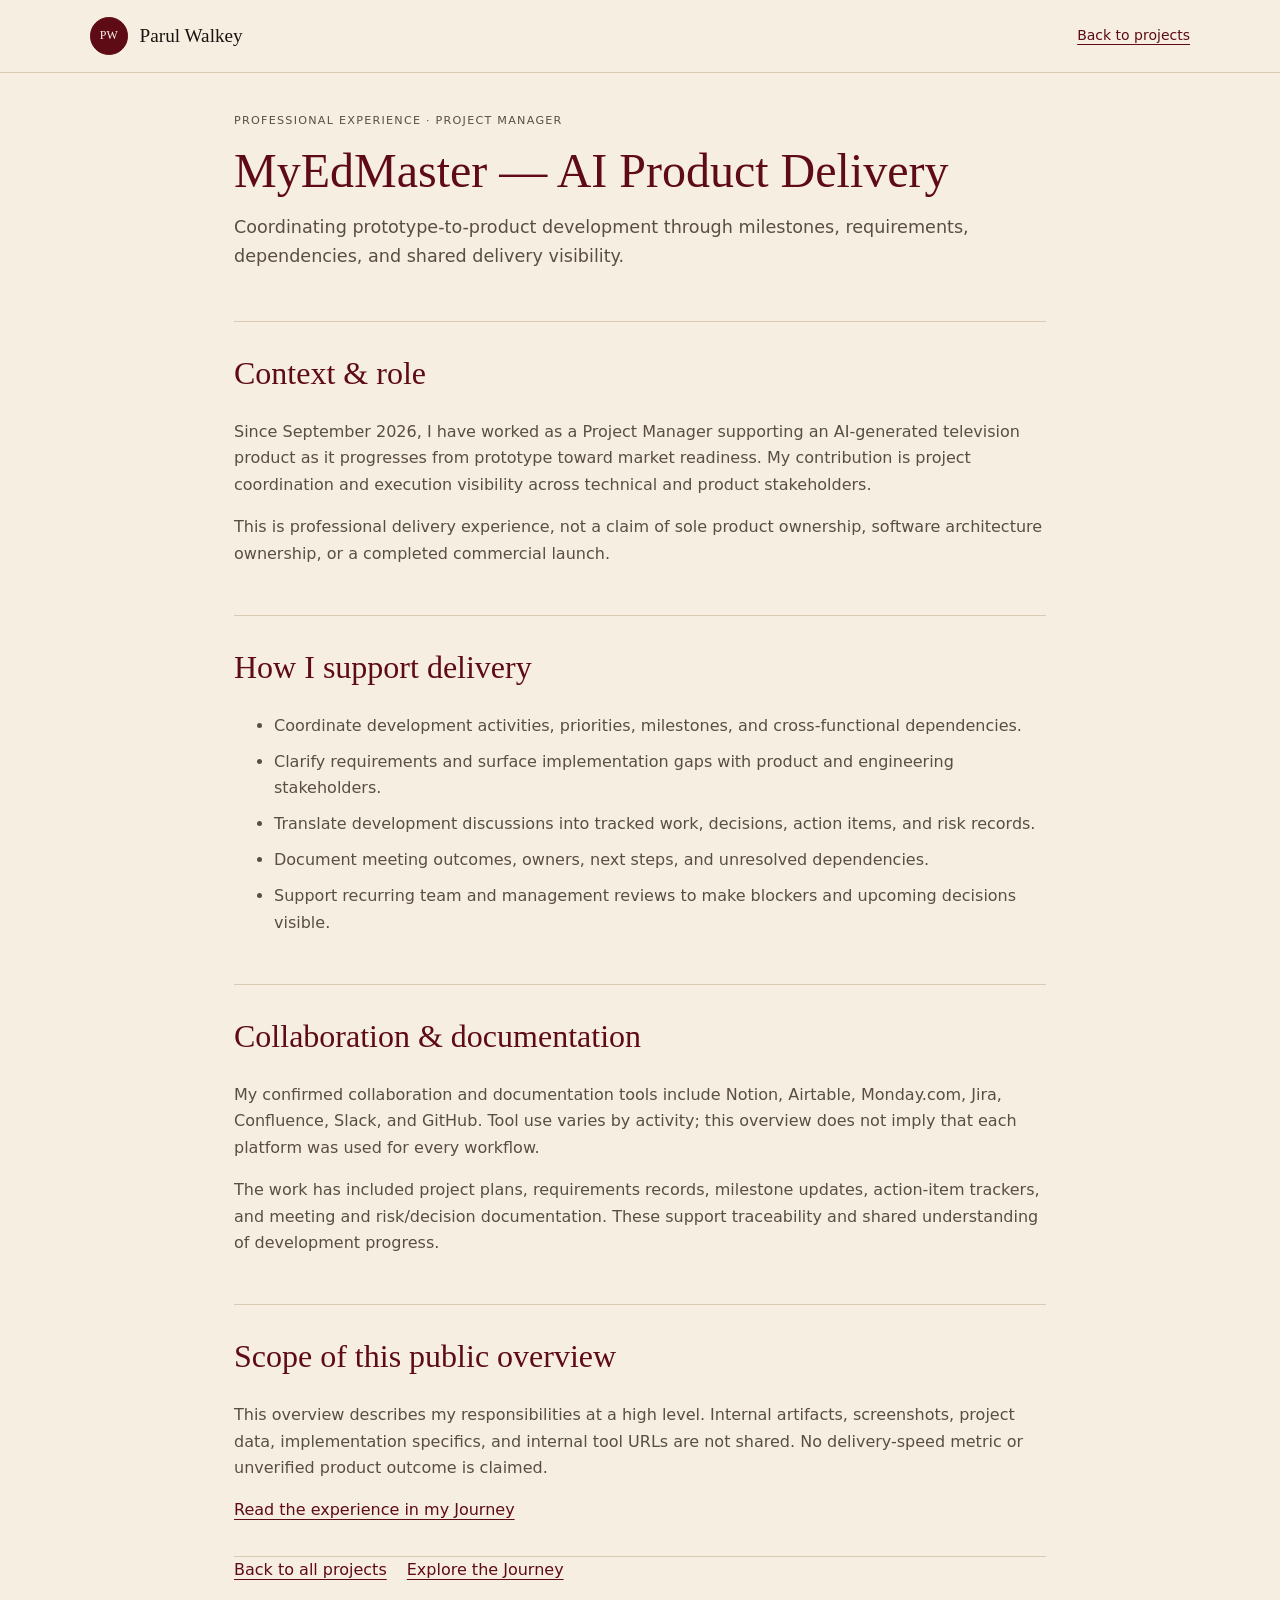
<file: case-studies/myedmaster.html>
<!doctype html>
<html lang="en">
<head>
  <meta charset="utf-8">
  <meta name="viewport" content="width=device-width, initial-scale=1">
  <title>MyEdMaster — AI Product Delivery | Parul Walkey</title>
  <meta name="description" content="Coordinating prototype-to-product development through milestones, requirements, dependencies, and shared delivery visibility.">
  <link rel="stylesheet" href="../styles.css">
</head>
<body>
  <a class="skip-link" href="#main">Skip to content</a>
  <header class="site-header">
    <nav class="nav" aria-label="Case study navigation">
      <a class="brand" href="../index.html#top"><span class="brand-mark" aria-hidden="true">PW</span><span>Parul Walkey</span></a>
      <a class="text-link" href="../index.html#projects">Back to projects</a>
    </nav>
  </header>
  <main id="main" class="case-main">
    <header class="case-header">
      <p class="section-kicker">Professional experience · Project Manager</p>
      <h1>MyEdMaster — AI Product Delivery</h1>
      <p class="case-deck">Coordinating prototype-to-product development through milestones, requirements, dependencies, and shared delivery visibility.</p>
    </header>

    <section><h2>Context &amp; role</h2><p>Since September 2026, I have worked as a Project Manager supporting an AI-generated television product as it progresses from prototype toward market readiness. My contribution is project coordination and execution visibility across technical and product stakeholders.</p><p>This is professional delivery experience, not a claim of sole product ownership, software architecture ownership, or a completed commercial launch.</p></section>
    <section><h2>How I support delivery</h2><ul><li>Coordinate development activities, priorities, milestones, and cross-functional dependencies.</li><li>Clarify requirements and surface implementation gaps with product and engineering stakeholders.</li><li>Translate development discussions into tracked work, decisions, action items, and risk records.</li><li>Document meeting outcomes, owners, next steps, and unresolved dependencies.</li><li>Support recurring team and management reviews to make blockers and upcoming decisions visible.</li></ul></section>
    <section><h2>Collaboration &amp; documentation</h2><p>My confirmed collaboration and documentation tools include Notion, Airtable, Monday.com, Jira, Confluence, Slack, and GitHub. Tool use varies by activity; this overview does not imply that each platform was used for every workflow.</p><p>The work has included project plans, requirements records, milestone updates, action-item trackers, and meeting and risk/decision documentation. These support traceability and shared understanding of development progress.</p></section>
    <section><h2>Scope of this public overview</h2><p>This overview describes my responsibilities at a high level. Internal artifacts, screenshots, project data, implementation specifics, and internal tool URLs are not shared. No delivery-speed metric or unverified product outcome is claimed.</p><a href="../index.html#experience">Read the experience in my Journey</a></section>
    <p class="artifact-links"><a href="../index.html#projects">Back to all projects</a><a href="../index.html#experience">Explore the Journey</a></p>
  </main>
  <script src="../scripts/portfolio.js" defer></script>
</body>
</html>
</file>
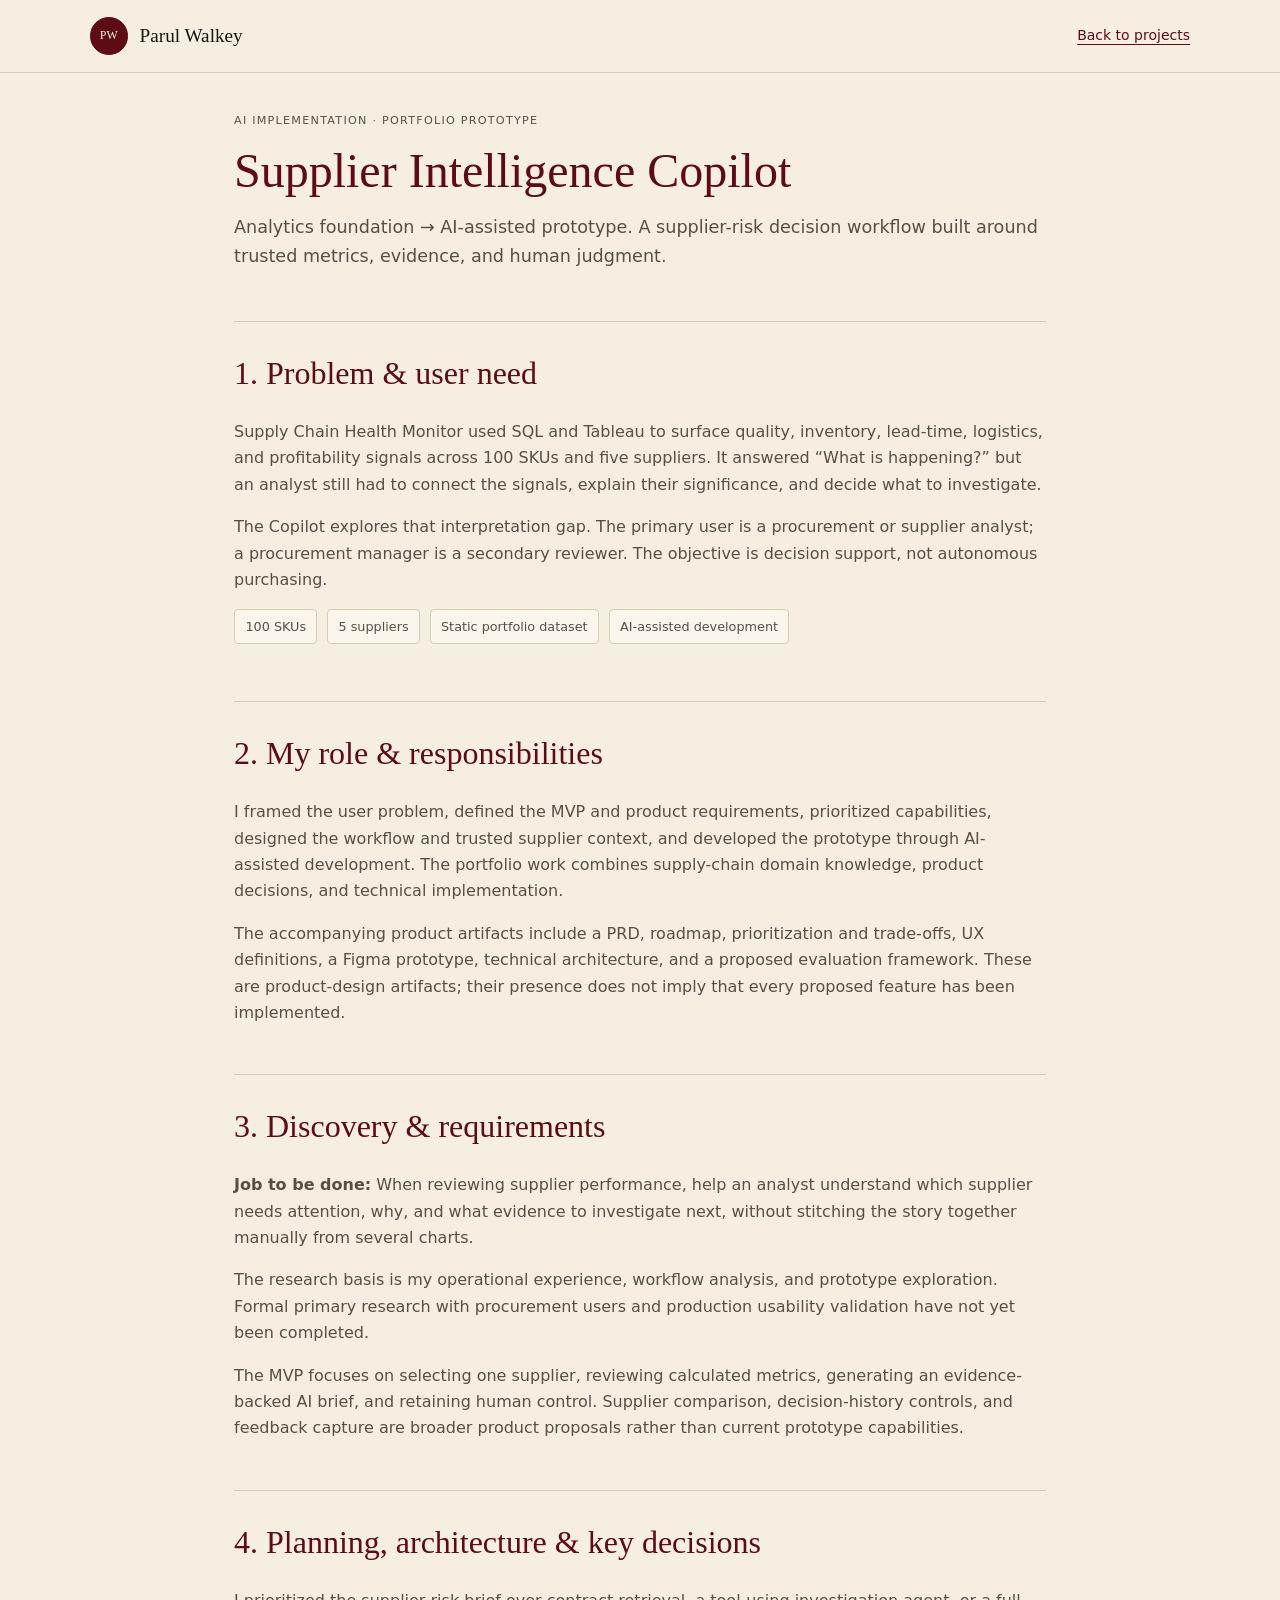
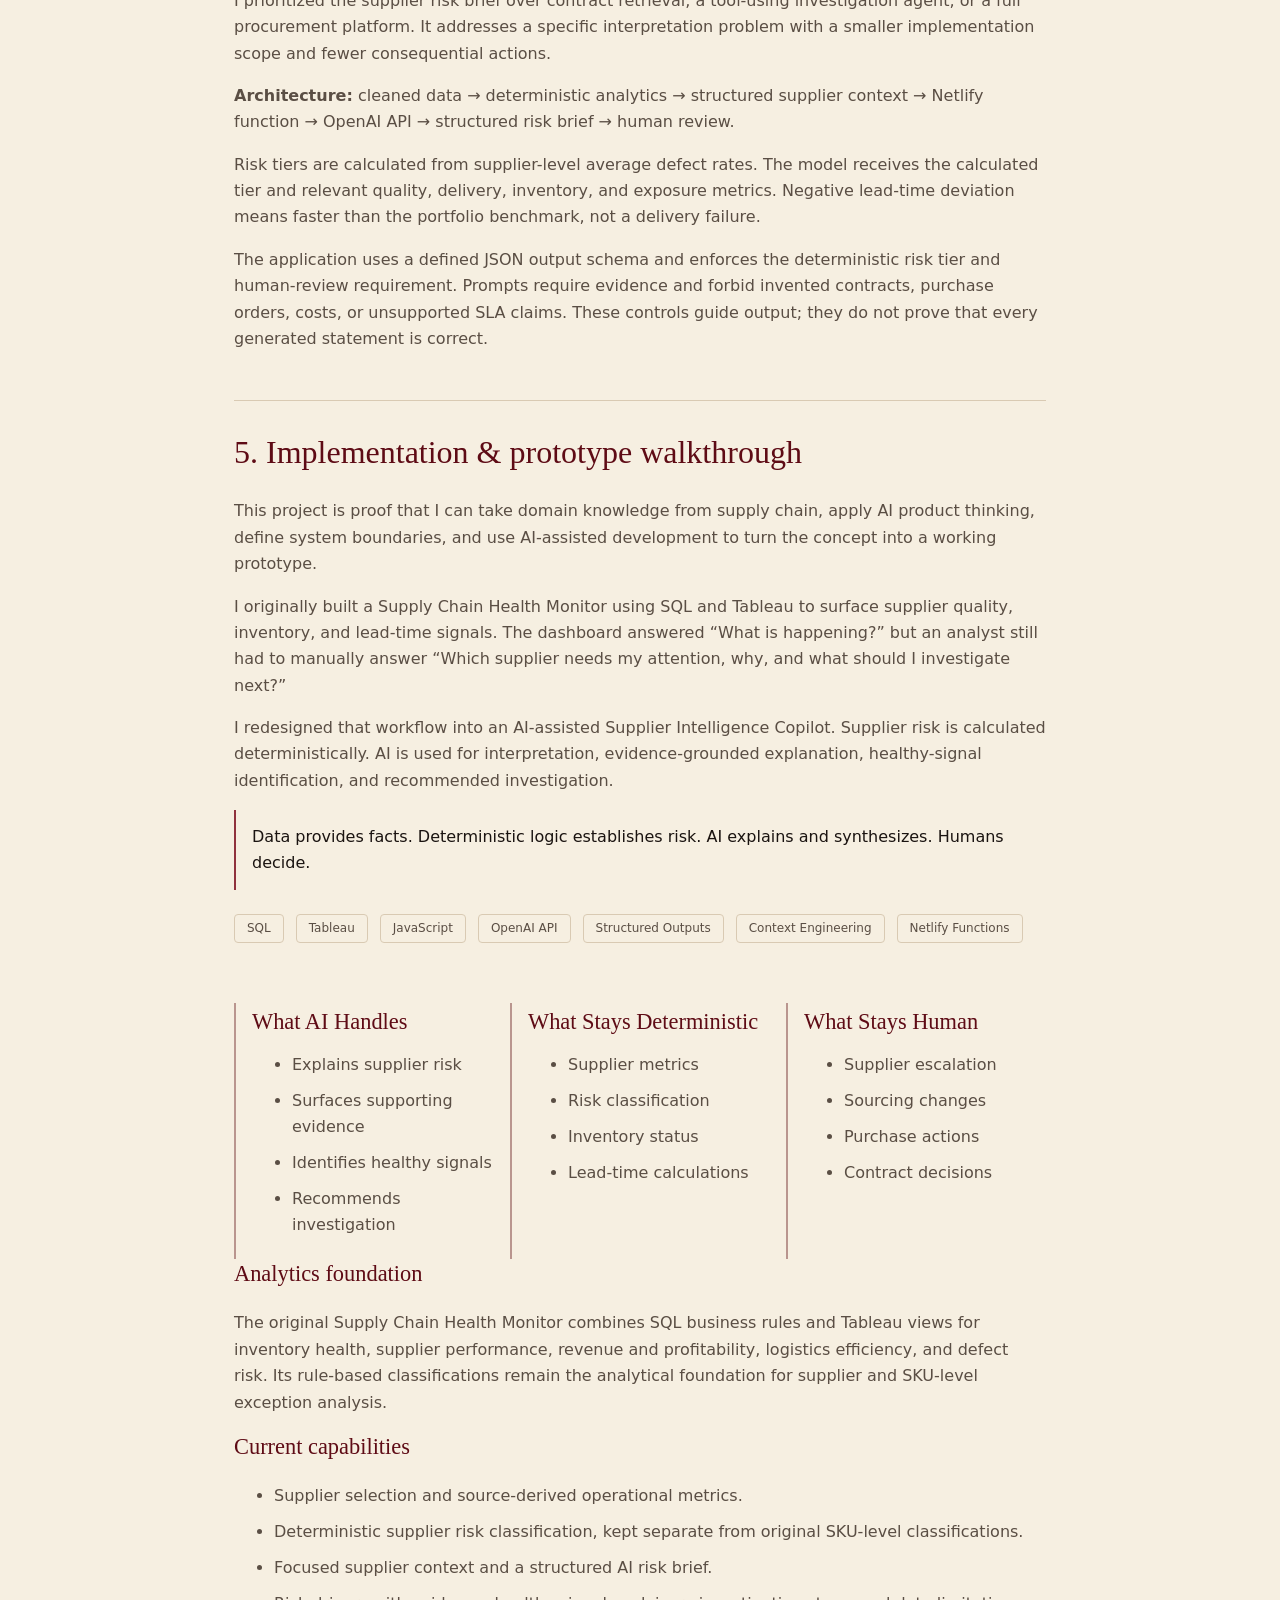
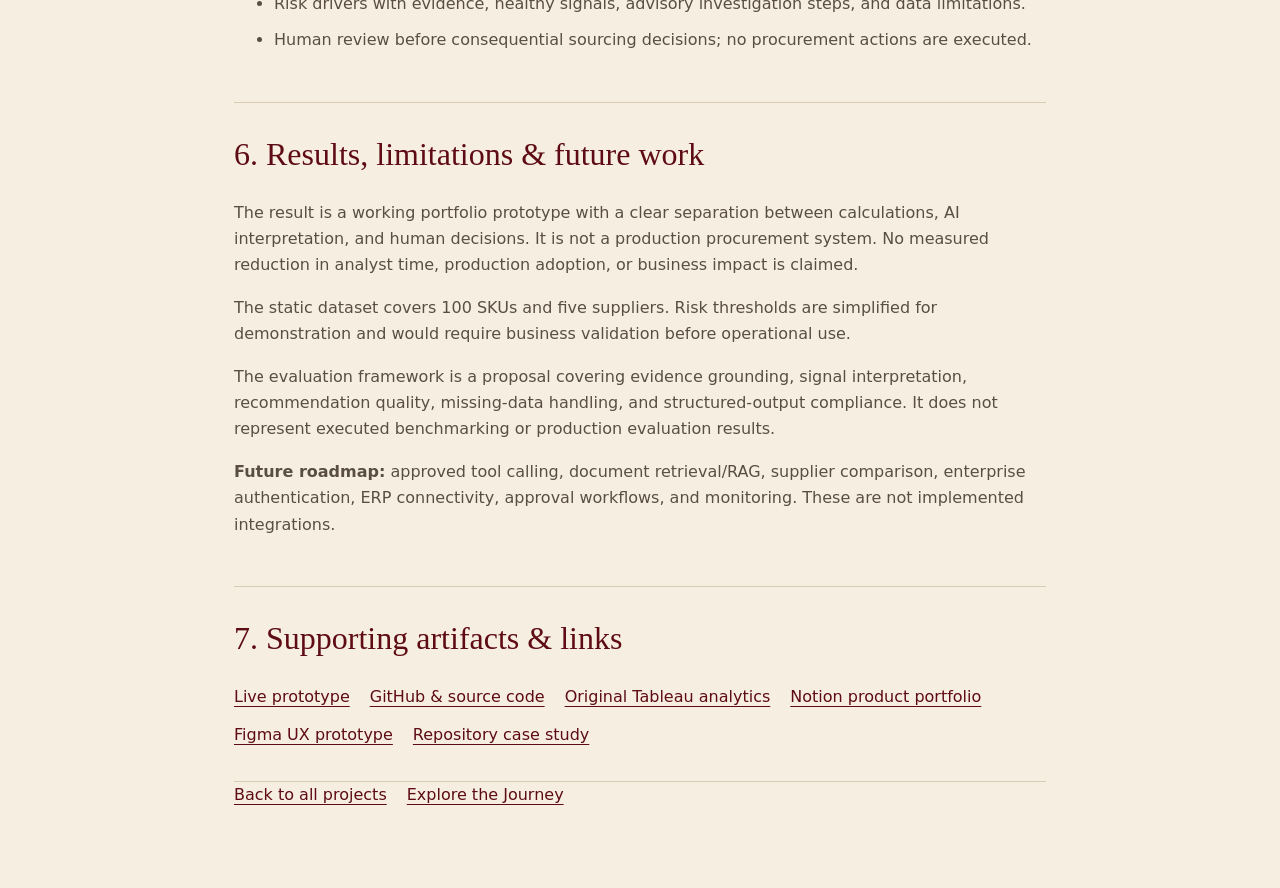
<file: case-studies/supplier-intelligence-copilot.html>
<!doctype html>
<html lang="en">
<head>
  <meta charset="utf-8">
  <meta name="viewport" content="width=device-width, initial-scale=1">
  <title>Supplier Intelligence Copilot | Parul Walkey</title>
  <meta name="description" content="Analytics foundation → AI-assisted prototype. A supplier-risk decision workflow built around trusted metrics, evidence, and human judgment.">
  <link rel="stylesheet" href="../styles.css">
</head>
<body>
  <a class="skip-link" href="#main">Skip to content</a>
  <header class="site-header">
    <nav class="nav" aria-label="Case study navigation">
      <a class="brand" href="../index.html#top"><span class="brand-mark" aria-hidden="true">PW</span><span>Parul Walkey</span></a>
      <a class="text-link" href="../index.html#projects">Back to projects</a>
    </nav>
  </header>
  <main id="main" class="case-main">
    <header class="case-header">
      <p class="section-kicker">AI implementation · Portfolio prototype</p>
      <h1>Supplier Intelligence Copilot</h1>
      <p class="case-deck">Analytics foundation → AI-assisted prototype. A supplier-risk decision workflow built around trusted metrics, evidence, and human judgment.</p>
    </header>

    <section aria-labelledby="context"><h2 id="context">1. Problem &amp; user need</h2>
      <p>Supply Chain Health Monitor used SQL and Tableau to surface quality, inventory, lead-time, logistics, and profitability signals across 100 SKUs and five suppliers. It answered “What is happening?” but an analyst still had to connect the signals, explain their significance, and decide what to investigate.</p>
      <p>The Copilot explores that interpretation gap. The primary user is a procurement or supplier analyst; a procurement manager is a secondary reviewer. The objective is decision support, not autonomous purchasing.</p>
      <ul class="case-facts"><li>100 SKUs</li><li>5 suppliers</li><li>Static portfolio dataset</li><li>AI-assisted development</li></ul>
    </section>
    <section aria-labelledby="role"><h2 id="role">2. My role &amp; responsibilities</h2>
      <p>I framed the user problem, defined the MVP and product requirements, prioritized capabilities, designed the workflow and trusted supplier context, and developed the prototype through AI-assisted development. The portfolio work combines supply-chain domain knowledge, product decisions, and technical implementation.</p>
      <p>The accompanying product artifacts include a PRD, roadmap, prioritization and trade-offs, UX definitions, a Figma prototype, technical architecture, and a proposed evaluation framework. These are product-design artifacts; their presence does not imply that every proposed feature has been implemented.</p>
    </section>
    <section aria-labelledby="discovery"><h2 id="discovery">3. Discovery &amp; requirements</h2>
      <p><strong>Job to be done:</strong> When reviewing supplier performance, help an analyst understand which supplier needs attention, why, and what evidence to investigate next, without stitching the story together manually from several charts.</p>
      <p>The research basis is my operational experience, workflow analysis, and prototype exploration. Formal primary research with procurement users and production usability validation have not yet been completed.</p>
      <p>The MVP focuses on selecting one supplier, reviewing calculated metrics, generating an evidence-backed AI brief, and retaining human control. Supplier comparison, decision-history controls, and feedback capture are broader product proposals rather than current prototype capabilities.</p>
    </section>
    <section aria-labelledby="approach"><h2 id="approach">4. Planning, architecture &amp; key decisions</h2>
      <p>I prioritized the supplier risk brief over contract retrieval, a tool-using investigation agent, or a full procurement platform. It addresses a specific interpretation problem with a smaller implementation scope and fewer consequential actions.</p>
      <p><strong>Architecture:</strong> cleaned data → deterministic analytics → structured supplier context → Netlify function → OpenAI API → structured risk brief → human review.</p>
      <p>Risk tiers are calculated from supplier-level average defect rates. The model receives the calculated tier and relevant quality, delivery, inventory, and exposure metrics. Negative lead-time deviation means faster than the portfolio benchmark, not a delivery failure.</p>
      <p>The application uses a defined JSON output schema and enforces the deterministic risk tier and human-review requirement. Prompts require evidence and forbid invented contracts, purchase orders, costs, or unsupported SLA claims. These controls guide output; they do not prove that every generated statement is correct.</p>
    </section>
    <section aria-labelledby="implementation"><h2 id="implementation">5. Implementation &amp; prototype walkthrough</h2>
      <article class="project-card">
          <div class="project-card-main">
            <p>
              This project is proof that I can take domain knowledge from supply chain, apply AI product thinking, define system boundaries, and use AI-assisted development to turn the concept into a working prototype.
            </p>
            <p>
              I originally built a Supply Chain Health Monitor using SQL and Tableau to surface supplier quality, inventory, and lead-time signals. The dashboard answered “What is happening?” but an analyst still had to manually answer “Which supplier needs my attention, why, and what should I investigate next?”
            </p>
            <p>
              I redesigned that workflow into an AI-assisted Supplier Intelligence Copilot. Supplier risk is calculated deterministically. AI is used for interpretation, evidence-grounded explanation, healthy-signal identification, and recommended investigation.
            </p>
            <div class="project-impact">
              Data provides facts. Deterministic logic establishes risk. AI explains and synthesizes. Humans decide.
            </div>
            <div class="tech-stack" aria-label="Supplier Intelligence Copilot technology stack">
              <span>SQL</span>
              <span>Tableau</span>
              <span>JavaScript</span>
              <span>OpenAI API</span>
              <span>Structured Outputs</span>
              <span>Context Engineering</span>
              <span>Netlify Functions</span>
            </div>
            <div class="project-actions">
              <a class="button button-primary" href="https://supplier-intelligence-copilot.netlify.app" rel="noreferrer">Live Demo</a>
              <a class="button button-secondary" href="https://github.com/parulwalkey/supply-chain-health-monitor" rel="noreferrer">GitHub</a>
              <a class="button button-secondary" href="https://public.tableau.com/views/InventorySupplyChainHealthMonitoringStory/Story1?:language=en-US&amp;:sid=&amp;:redirect=auth&amp;:display_count=n&amp;:origin=viz_share_link" rel="noreferrer">Tableau</a>
              <a class="button button-secondary" href="https://app.notion.com/p/Supplier-Intelligence-Copilot-3e1d02e1221d80f09accf3970b7e7a24">Product documentation</a>
            </div>
          </div>
          <aside class="project-card-aside" aria-label="Supplier Intelligence Copilot system boundaries">
            <div class="stacked-list">
              <article>
                <h3>What AI Handles</h3>
                <ul>
                  <li>Explains supplier risk</li>
                  <li>Surfaces supporting evidence</li>
                  <li>Identifies healthy signals</li>
                  <li>Recommends investigation</li>
                </ul>
              </article>
              <article>
                <h3>What Stays Deterministic</h3>
                <ul>
                  <li>Supplier metrics</li>
                  <li>Risk classification</li>
                  <li>Inventory status</li>
                  <li>Lead-time calculations</li>
                </ul>
              </article>
              <article>
                <h3>What Stays Human</h3>
                <ul>
                  <li>Supplier escalation</li>
                  <li>Sourcing changes</li>
                  <li>Purchase actions</li>
                  <li>Contract decisions</li>
                </ul>
              </article>
            </div>
          </aside>
        </article>
      <h3>Analytics foundation</h3>
      <p>The original Supply Chain Health Monitor combines SQL business rules and Tableau views for inventory health, supplier performance, revenue and profitability, logistics efficiency, and defect risk. Its rule-based classifications remain the analytical foundation for supplier and SKU-level exception analysis.</p>
      <h3>Current capabilities</h3>
      <ul><li>Supplier selection and source-derived operational metrics.</li><li>Deterministic supplier risk classification, kept separate from original SKU-level classifications.</li><li>Focused supplier context and a structured AI risk brief.</li><li>Risk drivers with evidence, healthy signals, advisory investigation steps, and data limitations.</li><li>Human review before consequential sourcing decisions; no procurement actions are executed.</li></ul>
    </section>
    <section aria-labelledby="limitations"><h2 id="limitations">6. Results, limitations &amp; future work</h2>
      <p>The result is a working portfolio prototype with a clear separation between calculations, AI interpretation, and human decisions. It is not a production procurement system. No measured reduction in analyst time, production adoption, or business impact is claimed.</p>
      <p>The static dataset covers 100 SKUs and five suppliers. Risk thresholds are simplified for demonstration and would require business validation before operational use.</p>
      <p>The evaluation framework is a proposal covering evidence grounding, signal interpretation, recommendation quality, missing-data handling, and structured-output compliance. It does not represent executed benchmarking or production evaluation results.</p>
      <p><strong>Future roadmap:</strong> approved tool calling, document retrieval/RAG, supplier comparison, enterprise authentication, ERP connectivity, approval workflows, and monitoring. These are not implemented integrations.</p>
    </section>
    <section aria-labelledby="artifacts"><h2 id="artifacts">7. Supporting artifacts &amp; links</h2>
      <div class="artifact-links">
        <a href="https://supplier-intelligence-copilot.netlify.app">Live prototype</a>
        <a href="https://github.com/parulwalkey/supply-chain-health-monitor">GitHub &amp; source code</a>
        <a href="https://public.tableau.com/views/InventorySupplyChainHealthMonitoringStory/Story1?:language=en-US&amp;:sid=&amp;:redirect=auth&amp;:display_count=n&amp;:origin=viz_share_link">Original Tableau analytics</a>
        <a href="https://app.notion.com/p/Supplier-Intelligence-Copilot-3e1d02e1221d80f09accf3970b7e7a24">Notion product portfolio</a>
        <a href="https://www.figma.com/proto/V4YqlX38yQ91LCCr8OtPwZ/Supplier-Intelligence-Copilot---UX?node-id=0-1&amp;t=JGHCXWXOSobsbj73-1">Figma UX prototype</a>
        <a href="https://github.com/parulwalkey/supply-chain-health-monitor/blob/main/doc/Supplier_Intelligence_Copilot_Product_Case_Study.md">Repository case study</a>
      </div>
    </section>
    <p class="artifact-links"><a href="../index.html#projects">Back to all projects</a><a href="../index.html#experience">Explore the Journey</a></p>
  </main>
  <script src="../scripts/portfolio.js" defer></script>
</body>
</html>
</file>
<file: styles.css>
:root {
  color-scheme: light;

  /* Bordeaux, rose, and warm paper; adapted from Amber Harriger, without bronze. */
  --bg: #FBF6EB;
  --bg-secondary: #F6EFE1;
  --bg-warm: #F3E6E1;
  --card: #ffffff;
  --card-hover: #FCF4F0;

  --text-primary: #1A1310;
  --text-secondary: #5A4E44;
  --text-muted: #66544D;

  --accent-primary: #5E0B15;
  --accent-hover: #470810;
  --accent-text: #5E0B15;
  --on-accent: #ffffff;
  --accent-secondary: #1A1310;
  --accent-soft: #F1E0DF;

  --tag-peach: #F3E3DE;
  --tag-mint: #F0E5DF;
  --tag-blue: #ECE6E8;
  --tag-pink: #F5E8E8;

  --border: #E0CFC4;
  --border-strong: #B58487;

  --success: #5E0B15;
  --success-soft: #F1E0DF;
  --warning: #90323D;
  --warning-soft: #F5E8E8;

  --font-xs: 0.75rem;
  --font-sm: 0.875rem;
  --font-base: 1rem;
  --font-md: 1.125rem;
  --font-lg: 1.375rem;
  --font-xl: 1.75rem;
  --font-2xl: 2.25rem;
  --font-3xl: 3rem;
  --font-hero: clamp(3.5rem, 6vw, 5.25rem);

  --content-width: 1220px;
  --section-space: clamp(5rem, 8vw, 8rem);
  --gap-sm: 0.75rem;
  --gap-card: 1.25rem;
  --gap-section: clamp(2rem, 4vw, 3rem);
  --card-padding: clamp(1.5rem, 3vw, 2rem);
  --button-height: 3rem;

  /* Legacy aliases used throughout the existing portfolio. */
  --ink: var(--text-primary);
  --muted: var(--text-secondary);
  --paper: var(--bg);
  --surface: var(--card);
  --accent: var(--accent-text);
  --secondary: var(--text-primary);
  --secondary-soft: var(--card-hover);
  --gold: var(--warning);
  --peach: var(--tag-peach);
  --peach-soft: var(--tag-peach);
  --sage: var(--accent-text);
  --sage-soft: var(--accent-soft);
  --blue: var(--accent-text);
  --blue-soft: var(--accent-soft);
  --line: var(--border);

  --shadow: 0 18px 48px rgba(94, 11, 21, 0.07);
  --radius: 26px;

  font-family: Inter, ui-sans-serif, system-ui, -apple-system, BlinkMacSystemFont, "Segoe UI", sans-serif;
  color: var(--ink);
  background: var(--paper);
}

* {
  box-sizing: border-box;
}

html {
  scroll-behavior: smooth;
  scroll-padding-top: 6rem;
}

body {
  margin: 0;
  min-width: 320px;
  overflow-x: clip;
  background: var(--bg);
  color: var(--ink);
  font-size: var(--font-base);
  line-height: 1.65;
}

a {
  color: inherit;
  text-decoration: none;
}

a:focus-visible,
button:focus-visible,
summary:focus-visible {
  outline: 3px solid var(--accent-text);
  outline-offset: 4px;
}

img {
  display: block;
  max-width: 100%;
}

.skip-link {
  position: absolute;
  left: 1rem;
  top: -4rem;
  z-index: 10;
  border-radius: var(--radius);
  background: var(--accent-primary);
  color: var(--on-accent);
  padding: 0.75rem 1rem;
  transition: top 160ms ease;
}

.skip-link:focus {
  top: 1rem;
}

.site-header {
  position: sticky;
  top: 0;
  z-index: 5;
  border-bottom: 1px solid var(--border);
  background: rgba(251, 246, 235, 0.94);
  backdrop-filter: blur(18px);
}

.nav {
  width: min(var(--content-width), calc(100% - 32px));
  margin: 0 auto;
  min-height: 72px;
  display: flex;
  align-items: center;
  justify-content: space-between;
  gap: var(--gap-card);
}

.brand,
.nav-links,
.hero-actions,
.contact-actions {
  display: flex;
  align-items: center;
}

.brand {
  gap: var(--gap-sm);
  font-weight: 700;
}

.brand-mark {
  display: grid;
  place-items: center;
  width: 2.35rem;
  aspect-ratio: 1;
  border-radius: var(--radius);
  border: 1px solid var(--border-strong);
  background: var(--accent-soft);
  color: var(--accent-text);
  font-size: var(--font-xs);
  letter-spacing: 0;
}

.nav-links {
  gap: var(--gap-card);
  font-size: var(--font-sm);
  color: var(--muted);
}

.nav-links a,
.site-footer a {
  transition: color 160ms ease;
}

.nav-links a:hover,
.site-footer a:hover {
  color: var(--accent);
  text-decoration: underline;
  text-underline-offset: 0.3em;
}

.nav-links a:focus-visible,
.site-footer a:focus-visible {
  color: var(--accent);
}

.nav-cta {
  border: 1px solid var(--line);
  border-radius: 999px;
  padding: 0.65rem 1rem;
  font-weight: 700;
  background: var(--surface);
  box-shadow: 0 10px 24px rgba(94, 11, 21, 0.08);
}

.nav-cta:hover {
  border-color: var(--border-strong);
  color: var(--accent-text);
  background: var(--accent-soft);
}

.section {
  width: min(var(--content-width), calc(100% - 32px));
  margin: 0 auto;
  padding: var(--section-space) 0;
}

.eyebrow,
.section-kicker {
  margin: 0 0 1rem;
  width: fit-content;
  border: 1px solid var(--border-strong);
  border-radius: 999px;
  padding: 0.45rem 0.75rem;
  background: var(--accent-soft);
  color: var(--accent);
  font-size: var(--font-xs);
  font-weight: 700;
  line-height: 1;
  text-transform: uppercase;
  letter-spacing: 0.1em;
}

h1,
h2,
h3,
p {
  margin-top: 0;
}

h1 {
  margin-bottom: 1rem;
  font-size: var(--font-hero);
  line-height: 0.98;
  letter-spacing: 0;
}

.hero-actions,
.contact-actions {
  flex-wrap: wrap;
  gap: var(--gap-sm);
}

.button {
  display: inline-flex;
  align-items: center;
  justify-content: center;
  min-height: var(--button-height);
  border-radius: 999px;
  padding: 0.75rem 1.25rem;
  font-size: var(--font-sm);
  font-weight: 700;
  line-height: 1.1;
  transition: transform 160ms ease, box-shadow 160ms ease, border-color 160ms ease, background 160ms ease, color 160ms ease;
}

.button:hover {
  transform: translateY(-2px);
}

.button-primary {
  background: var(--accent-primary);
  color: var(--on-accent);
  box-shadow: 0 12px 30px rgba(94, 11, 21, 0.22);
}

.button-primary:hover {
  background: var(--accent-hover);
}

.button-secondary {
  border: 1px solid var(--text-primary);
  background: transparent;
  color: var(--text-primary);
}

.button-secondary:hover {
  border-color: var(--accent-primary);
  color: var(--accent-text);
}

.hero-actions .button-secondary:last-child {
  border-color: var(--line);
  background: transparent;
  color: var(--muted);
  box-shadow: none;
}

.split-section {
  display: grid;
  grid-template-columns: minmax(280px, 0.92fr) minmax(320px, 1fr);
  gap: var(--gap-section);
  align-items: center;
}

.split-section.reverse {
  grid-template-columns: minmax(320px, 1fr) minmax(280px, 0.92fr);
}

.visual-panel {
  overflow: hidden;
  border: 1px solid var(--line);
  border-radius: var(--radius);
  background: var(--surface);
  box-shadow: var(--shadow);
}

.visual-panel.dark {
  background: var(--card-hover);
  border-color: var(--border);
}

.visual-panel img {
  width: 100%;
  min-height: 420px;
  object-fit: cover;
}

.copy-block h2,
.section-heading h2,
.contact-card h2 {
  margin-bottom: 1.2rem;
  font-size: var(--font-2xl);
  line-height: 1.15;
  letter-spacing: 0;
  color: var(--text-primary);
}

.copy-block p,
.section-heading p,
.contact-card p,
.experience-entry p,
.feature-card p,
.process-grid p,
.competency-grid p,
.education-grid p,
.timeline p,
.stacked-list p,
.project-card p {
  color: var(--muted);
  font-size: var(--font-base);
  line-height: 1.65;
}

.eyebrow,
.section-heading .section-kicker,
.copy-block .section-kicker,
.contact-card .section-kicker {
  color: var(--accent-text);
}

.copy-block > p:not(.section-kicker) {
  max-width: 72ch;
  font-size: var(--font-base);
}

.section-heading {
  display: grid;
  grid-template-columns: minmax(260px, 0.8fr) minmax(320px, 1.2fr);
  gap: var(--gap-section);
  align-items: end;
  margin-bottom: var(--gap-section);
}

.section-heading.compact {
  display: block;
  max-width: 880px;
}

.section-heading .section-kicker {
  align-self: start;
}

.feature-grid,
.process-grid,
.competency-grid,
.education-grid {
  display: grid;
  gap: var(--gap-card);
}

.feature-card,
.process-grid article,
.competency-grid article,
.education-grid article {
  border: 1px solid var(--line);
  border-radius: var(--radius);
  background: var(--surface);
  box-shadow: var(--shadow);
  transition: transform 160ms ease, border-color 160ms ease, background 160ms ease;
}

.feature-card:hover,
.process-grid article:hover,
.competency-grid article:hover,
.education-grid article:hover,
.project-card:hover,
.experience-entry:hover {
  border-color: var(--border-strong);
  background: var(--card-hover);
}

.education-grid span {
  display: block;
  margin-bottom: 0.9rem;
  color: var(--text-primary);
  font-size: var(--font-base);
  font-weight: 700;
}

.feature-section,
.experience-section {
  padding-top: var(--section-space);
}

.experience-stack {
  display: grid;
  gap: var(--gap-card);
}

.experience-entry {
  display: grid;
  grid-template-columns: minmax(220px, 0.45fr) minmax(0, 1fr);
  gap: var(--gap-section);
  border: 1px solid var(--line);
  border-radius: var(--radius);
  background: var(--surface);
  box-shadow: var(--shadow);
  padding: var(--card-padding);
  transition: border-color 160ms ease, background 160ms ease;
}

.experience-entry:nth-child(3) {
  border-top: 4px solid var(--accent-primary);
}

.experience-entry-header h3,
.experience-entry-body h2 {
  margin-bottom: 0.65rem;
  letter-spacing: 0;
}

.experience-entry-header h3 {
  font-size: var(--font-lg);
  line-height: 1.25;
}

.experience-entry-header p,
.experience-entry-body > p {
  margin-bottom: 0;
}

.experience-entry-body h2 {
  font-size: var(--font-xl);
  line-height: 1.15;
}

.experience-entry-body > p + .feature-grid,
.experience-entry-body > p + .stacked-list {
  margin-top: 1.8rem;
}

.feature-grid {
  grid-template-columns: repeat(auto-fit, minmax(190px, 1fr));
}

.feature-card {
  min-height: 260px;
  padding: var(--card-padding);
}

.card-number,
.process-grid span,
.timeline-index {
  display: grid;
  place-items: center;
  width: 2.55rem;
  aspect-ratio: 1;
  margin-bottom: 1.6rem;
  border-radius: 50%;
  background: var(--sage-soft);
  color: var(--sage);
  font-weight: 700;
}

.feature-card h3,
.process-grid h3,
.competency-grid h3,
.education-grid h3,
.stacked-list h3,
.timeline h3 {
  margin-bottom: 0.65rem;
  font-size: var(--font-lg);
  line-height: 1.25;
  letter-spacing: 0;
  color: var(--text-primary);
}

.stacked-list {
  display: grid;
  gap: var(--gap-sm);
  margin-top: 1.8rem;
}

.stacked-list article {
  border-left: 4px solid var(--accent-primary);
  padding: 0.2rem 0 0.25rem 1rem;
}

.stacked-list p {
  margin-bottom: 0;
}

.projects-section {
  padding-top: var(--section-space);
}

.project-card {
  display: grid;
  grid-template-columns: minmax(0, 1.45fr) minmax(280px, 0.75fr);
  gap: var(--gap-card);
  border: 1px solid var(--line);
  border-radius: var(--radius);
  background: var(--surface);
  box-shadow: var(--shadow);
  padding: var(--card-padding);
  transition: border-color 160ms ease, background 160ms ease, box-shadow 160ms ease;
}

.flagship-section {
  width: min(var(--content-width), calc(100% - 32px));
  margin: 0 auto;
  border: 1px solid #5E0B15;
  border-radius: var(--radius);
  background: var(--bg);
  padding: var(--section-space) var(--card-padding);
}

.flagship-section .section-heading h2,
.flagship-section .section-heading p:not(.section-kicker) {
  color: #FBF6EB;
}

.flagship-section .section-kicker {
  border-color: #DDBBB8;
  background: #F1E0DF;
  color: #5E0B15;
}

.flagship-section .project-card {
  border-color: var(--border-strong);
  box-shadow: 0 24px 70px rgba(94, 11, 21, 0.12);
}

.flagship-section .project-actions .button-primary {
  box-shadow: 0 16px 36px rgba(94, 11, 21, 0.25);
}

.flagship-section .project-card-aside > .feature-card {
  min-height: auto;
}

.flagship-section .project-card-aside h3 {
  font-size: var(--font-lg);
  line-height: 1.25;
}

.flagship-section .tech-stack + .project-actions {
  margin-top: 1rem;
}

.project-card-main,
.project-card-aside {
  min-width: 0;
}

.project-label {
  margin-bottom: 0.8rem;
  color: var(--accent-text);
  font-size: var(--font-xs);
  font-weight: 700;
  line-height: 1.35;
  text-transform: uppercase;
  letter-spacing: 0.08em;
}

.project-card h3 {
  margin-bottom: 0.9rem;
  font-size: var(--font-xl);
  line-height: 1.15;
  letter-spacing: 0;
  color: var(--text-primary);
}

.project-summary {
  max-width: 780px;
  margin-bottom: 1rem;
  font-size: var(--font-md);
}

.project-impact {
  border-left: 4px solid var(--accent-primary);
  margin-bottom: 1.2rem;
  border-radius: 0 var(--radius) var(--radius) 0;
  background: var(--accent-soft);
  padding: 0.85rem 1rem;
  color: var(--text-primary);
  font-weight: 700;
}

.project-achievements {
  display: grid;
  gap: var(--gap-sm);
  margin: 0 0 1.45rem;
  padding-left: 1.15rem;
  color: var(--muted);
  line-height: 1.65;
}

.project-achievements li::marker {
  color: var(--accent);
}

.project-actions {
  display: flex;
  flex-wrap: wrap;
  gap: var(--gap-sm);
}

.project-card-aside {
  display: grid;
  align-content: start;
  gap: var(--gap-sm);
}

.project-stat {
  border-radius: var(--radius);
  background: var(--tag-peach);
  padding: var(--card-padding);
}

.project-stat:nth-child(2) {
  background: var(--tag-mint);
}

.project-stat:nth-child(3) {
  background: var(--tag-blue);
}

.project-stat strong {
  display: block;
  margin-bottom: 0.35rem;
  color: var(--blue);
  font-size: clamp(2.5rem, 4vw, 3.5rem);
  line-height: 1;
}

.project-stat span {
  display: block;
  color: var(--text-primary);
  font-size: var(--font-base);
  font-weight: 700;
  line-height: 1.35;
}

.tech-stack {
  display: flex;
  flex-wrap: wrap;
  gap: var(--gap-sm);
  padding-top: 0.3rem;
}

.tech-stack span {
  border: 1px solid var(--line);
  border-radius: 999px;
  background: var(--bg-secondary);
  padding: 0.45rem 0.75rem;
  color: var(--text-secondary);
  font-size: var(--font-sm);
  font-weight: 600;
  line-height: 1;
}

.project-details {
  grid-column: 1 / -1;
  border-top: 1px solid var(--line);
  padding-top: 1rem;
}

.project-details summary {
  width: fit-content;
  cursor: pointer;
  color: var(--blue);
  font-weight: 700;
}

.project-details summary:focus-visible {
  outline: 3px solid var(--accent-text);
  outline-offset: 4px;
}

.project-detail-grid {
  display: grid;
  grid-template-columns: repeat(2, minmax(0, 1fr));
  gap: var(--gap-card);
  margin-top: 1rem;
}

.project-detail-grid h4 {
  margin: 0 0 0.45rem;
  font-size: var(--font-base);
}

.project-detail-grid p {
  margin-bottom: 0;
}

.process-grid,
.competency-grid {
  grid-template-columns: repeat(2, minmax(0, 1fr));
}

.process-grid article,
.competency-grid article,
.education-grid article {
  padding: var(--card-padding);
}

.process-grid article:nth-child(2),
.competency-grid article:nth-child(2),
.education-grid article:nth-child(3) {
  background: var(--tag-mint);
}

.process-grid article:nth-child(3),
.competency-grid article:nth-child(3),
.education-grid article:nth-child(4) {
  background: var(--tag-blue);
}

.process-grid article:nth-child(4),
.competency-grid article:nth-child(4) {
  background: var(--tag-pink);
}

.journey-section {
  padding-top: 48px;
}

.timeline {
  display: grid;
  grid-template-columns: repeat(4, minmax(0, 1fr));
  gap: var(--gap-card);
  padding: 0;
  margin: 0;
  list-style: none;
  counter-reset: none;
}

.timeline li {
  min-height: 260px;
  border: 1px solid var(--line);
  border-radius: var(--radius);
  background: var(--surface);
  padding: var(--card-padding);
  box-shadow: var(--shadow);
}

.timeline-index {
  background: var(--accent-soft);
  color: var(--accent);
}

.skills-section {
  padding-top: var(--section-space);
}

.tool-cloud {
  display: flex;
  flex-wrap: wrap;
  gap: var(--gap-sm);
  margin-top: 1.4rem;
}

.process-section,
.education-section:nth-of-type(odd) {
  position: relative;
}

.process-section::before {
  content: "";
  position: absolute;
  inset: 32px 0;
  z-index: -1;
  border-radius: var(--radius);
  background: rgba(246, 239, 225, 0.8);
}

.tool-cloud span {
  border: 1px solid var(--line);
  border-radius: 999px;
  background: var(--surface);
  padding: 0.45rem 0.75rem;
  color: var(--text-secondary);
  font-size: var(--font-sm);
  font-weight: 600;
}

.education-grid {
  grid-template-columns: repeat(3, minmax(0, 1fr));
}

.contact-section {
  padding-top: var(--section-space);
}

.contact-card {
  display: grid;
  grid-template-columns: 1fr auto;
  gap: var(--gap-section);
  align-items: end;
  border-radius: var(--radius);
  border: 1px solid #5E0B15;
  background: var(--bg);
  color: #FBF6EB;
  padding: var(--card-padding);
  box-shadow: var(--shadow);
}

.contact-card .section-kicker {
  border-color: #DDBBB8;
  background: #F1E0DF;
  color: #5E0B15;
}

.contact-card h2,
.contact-card p {
  max-width: 760px;
  color: #FBF6EB;
}

.contact-card .button-secondary {
  background: transparent;
  color: #FBF6EB;
  border-color: #DDBBB8;
}

.contact-card .button-secondary:hover {
  background: #FBF6EB;
  color: #5E0B15;
  border-color: #FBF6EB;
}

.contact-card .button-primary {
  background: #F1E0DF;
  color: #5E0B15;
}

.contact-card .button-primary:hover {
  background: #FFFFFF;
}

.flagship-section a:focus-visible,
.contact-card a:focus-visible {
  outline-color: #FFFFFF;
}

.project-details summary:hover {
  color: var(--accent-hover);
}

.site-footer {
  width: min(var(--content-width), calc(100% - 32px));
  margin: 0 auto;
  padding: 32px 0 48px;
  display: flex;
  justify-content: space-between;
  gap: var(--gap-card);
  color: var(--muted);
  font-size: var(--font-sm);
}

.site-footer p {
  margin: 0;
}

@media (prefers-reduced-motion: reduce) {
  html {
    scroll-behavior: auto;
  }

  *,
  *::before,
  *::after {
    animation-duration: 1ms !important;
    scroll-behavior: auto !important;
    transition-duration: 1ms !important;
  }
}

@media (max-width: 980px) {
  :root {
    --font-2xl: 2rem;
    --font-xl: 1.625rem;
    --font-lg: 1.3rem;
  }

  .nav {
    flex-wrap: wrap;
    gap: 0.2rem 1rem;
    padding: 0.5rem 0;
  }

  .nav-links {
    order: 3;
    flex-basis: 100%;
    justify-content: space-between;
    gap: 1rem;
    overflow-x: auto;
    white-space: nowrap;
    padding: 0.25rem 0 0.45rem;
  }

  html {
    scroll-padding-top: 8rem;
  }

  .split-section,
  .split-section.reverse,
  .section-heading,
  .experience-entry,
  .project-card,
  .contact-card {
    grid-template-columns: 1fr;
  }

  .timeline,
  .education-grid {
    grid-template-columns: repeat(2, minmax(0, 1fr));
  }

  .contact-actions {
    justify-content: flex-start;
  }

  .project-card-aside {
    grid-template-columns: repeat(3, minmax(0, 1fr));
  }

  .tech-stack {
    grid-column: 1 / -1;
  }
}

@media (max-width: 680px) {
  :root {
    --font-hero: 3rem;
    --font-2xl: 2rem;
    --font-xl: 1.5rem;
    --font-lg: 1.3rem;
    --section-space: 3.5rem;
    --card-padding: 1.4rem;
  }

  .section {
    width: min(100% - 24px, var(--content-width));
    padding: var(--section-space) 0;
  }

  .nav {
    width: min(100% - 24px, var(--content-width));
    min-height: 64px;
  }

  .nav-links {
    gap: 0.5rem;
  }

  .nav-cta {
    display: inline-flex;
  }

  .button {
    width: 100%;
  }

  .hero-actions,
  .project-actions,
  .contact-actions {
    width: 100%;
  }

  .visual-panel img {
    min-height: 320px;
  }

  .feature-grid,
  .process-grid,
  .competency-grid,
  .education-grid,
  .timeline,
  .project-card-aside,
  .project-detail-grid {
    grid-template-columns: 1fr;
  }

  .feature-card,
  .process-grid article,
  .competency-grid article,
  .education-grid article,
  .timeline li {
    min-height: auto;
  }

  .site-footer {
    width: min(100% - 24px, var(--content-width));
    flex-direction: column;
  }
}

/* Connected experience and education milestones. */
.journey-heading { text-align: center; max-width: 720px; margin: 0 auto 3.5rem; }
.journey-heading .section-kicker { margin-inline: auto; }
.journey-heading h2 { font-size: var(--font-2xl); line-height: 1.15; margin: 0 0 1rem; }
.journey-heading > p:last-child { color: var(--text-secondary); margin: 0; }
.journey-line { position: relative; margin: 0; padding: 0; list-style: none; display: grid; gap: 2.5rem; }
.journey-line::before { content: ""; position: absolute; width: 2px; background: var(--border-strong); top: 0; bottom: 0; left: calc(50% - 1px); }
.journey-milestone { position: relative; display: grid; grid-template-columns: minmax(0, 1fr) 48px minmax(0, 1fr); align-items: center; }
.journey-date { grid-column: 1; grid-row: 1; text-align: right; padding-right: .35rem; }
.journey-date > span { display: inline-block; border: 1px solid var(--border); border-radius: 999px; padding: .4rem .85rem; background: var(--card); font-size: var(--font-sm); font-weight: 600; }
.journey-date p { color: var(--text-muted); font-size: var(--font-xs); text-transform: uppercase; letter-spacing: .06em; margin: .6rem 0 0; }
.journey-dot { grid-column: 2; grid-row: 1; align-self: center; justify-self: center; margin-top: 0; width: 12px; height: 12px; border-radius: 50%; background: var(--accent-primary); border: 3px solid var(--bg); box-shadow: 0 0 0 2px var(--border-strong); z-index: 1; }
.journey-card { position: relative; grid-column: 3; grid-row: 1; min-width: 0; border: 1px solid var(--border); border-radius: var(--radius); background: var(--card); padding: var(--card-padding); box-shadow: var(--shadow); transition: border-color 160ms ease, background 160ms ease; }
.journey-card:hover { border-color: var(--border-strong); background: var(--card-hover); }
.journey-milestone:nth-child(even) .journey-card { grid-column: 1; }
.journey-milestone:nth-child(even) .journey-date { grid-column: 3; text-align: left; padding: 0 0 0 .35rem; }
.journey-card-heading { display: flex; align-items: flex-start; justify-content: space-between; gap: .75rem; }
.journey-card h3 { margin: 0; font-size: var(--font-lg); line-height: 1.3; }
.journey-kind { flex-shrink: 0; border-radius: 999px; padding: .25rem .6rem; color: var(--accent-text); background: var(--accent-soft); font-size: var(--font-xs); font-weight: 600; }
.journey-organization { color: var(--text-secondary); font-weight: 600; font-size: var(--font-sm); margin: .6rem 0 1.2rem; }
.journey-contributions { margin: 0 0 1.25rem; padding-left: 1.15rem; color: var(--text-secondary); display: grid; gap: .6rem; }
.journey-contributions li::marker { color: var(--accent-primary); }
.journey-tags { display: flex; flex-wrap: wrap; gap: .4rem; }
.journey-tags span { font-size: var(--font-xs); border: 1px solid var(--border); border-radius: 999px; padding: .25rem .6rem; color: var(--text-secondary); background: var(--bg); }
.journey-details { border-top: 1px solid var(--border); margin-top: 1.25rem; padding-top: .8rem; font-size: var(--font-sm); color: var(--text-secondary); }
.journey-details summary { cursor: pointer; color: var(--accent-text); font-weight: 600; width: fit-content; }
.journey-details li { margin-bottom: .75rem; }
.journey-anchor { position: absolute; top: 0; scroll-margin-top: 9rem; }
@media (max-width: 760px) {
 .journey-line { gap: 2rem; }
 .journey-line::before { left: 9px; }
 .journey-milestone { grid-template-columns: 20px minmax(0, 1fr); gap: .75rem; align-items: start; }
 .journey-dot { grid-column: 1; grid-row: 2; margin-top: 0; }
 .journey-milestone .journey-date, .journey-milestone:nth-child(even) .journey-date { grid-column: 2; grid-row: 1; text-align: left; padding: 0; }
 .journey-milestone .journey-card, .journey-milestone:nth-child(even) .journey-card { grid-column: 2; grid-row: 2; }
 .journey-card-heading { flex-direction: column-reverse; gap: .6rem; }
 .journey-heading { margin-bottom: 2rem; }
}

/* Align the date pill itself with each card's midpoint. */
@media (min-width: 761px) {
 .journey-date { position: relative; }
 .journey-date p { position: absolute; top: 100%; right: .35rem; margin-top: .6rem; }
 .journey-milestone:nth-child(even) .journey-date p { right: auto; left: .35rem; }
}

/* Solid paper canvas, editorial typography, and consistent surfaces. */
:root {
 --bg: #F6EFE1;
 --bg-secondary: #F6EFE1;
 --bg-warm: #F6EFE1;
 --card: #FBF6EB;
 --card-hover: #FBF6EB;
 --text-primary: #1A1310;
 --text-secondary: #5A4E44;
 --text-muted: #66544D;
 --accent-primary: #5E0B15;
 --accent-hover: #90323D;
 --accent-text: #5E0B15;
 --accent-soft: #F0E3DD;
 --rose: #90323D;
 --border: #D9CAB3;
 --border-strong: #B9958E;
 --tag-peach: #F0E3DD;
 --tag-mint: #FBF6EB;
 --tag-blue: #FBF6EB;
 --tag-pink: #FBF6EB;
 --radius: 10px;
 --content-width: 1100px;
 --section-space: clamp(3.75rem, 7vw, 6rem);
 --shadow: 0 4px 16px rgba(94,11,21,.035);
 --font-editorial: Georgia, 'Times New Roman', serif;
}
body { background: var(--bg); -webkit-font-smoothing: antialiased; }
::selection { color: #5E0B15; background: #EBD0CE; }
.site-header { background: var(--bg); backdrop-filter: none; border-color: var(--border); }
.brand { font-family: var(--font-editorial); font-size: 1.2rem; font-weight: 500; }
.brand-mark { background: var(--accent-primary); color: #FBF6EB; border-color: var(--accent-primary); border-radius: 50%; }
.nav-cta { background: var(--accent-primary); color: #FBF6EB; border-color: var(--accent-primary); box-shadow: none; }
.nav-cta:hover { background: var(--rose); color: #FBF6EB; border-color: var(--rose); }
.nav-links a:hover, .site-footer a:hover { color: var(--rose); }
.eyebrow { border: 0; padding: 0; background: none; border-radius: 0; letter-spacing: .12em; margin-bottom: 1.75rem; line-height: 1.5; }
.button { min-height: 2.8rem; border-radius: 999px; font-size: .85rem; }
.button-primary { box-shadow: none; }
.button-secondary { border-color: var(--border-strong); }
.button-secondary:hover { background: var(--card); }
.section-heading { display: block; margin-bottom: 2.25rem; }
.section-kicker { background: transparent; border: 0; border-radius: 0; padding: 0; letter-spacing: .11em; font-size: .7rem; font-weight: 500; line-height: 1.4; }
.section-heading > .section-kicker, .journey-heading > .section-kicker { display: flex; width: 100%; align-items: center; gap: 1.1rem; margin-bottom: 1.75rem; }
.section-heading > .section-kicker::after, .journey-heading > .section-kicker::after { content: ""; flex: 1; height: 1px; background: var(--border); }
.section-heading h2, .copy-block h2, .journey-heading h2, .contact-card h2 { font-family: var(--font-editorial); font-weight: 400; font-size: clamp(2rem, 3.6vw, 3rem); line-height: 1.12; color: var(--accent-primary); letter-spacing: -.025em; }
.section-heading p:not(.section-kicker) { max-width: 65ch; }
.flagship-section { background: var(--bg); border: 0; border-radius: 0; padding: var(--section-space) 0; }
.flagship-section .section-heading h2 { color: var(--accent-primary); }
.flagship-section .section-heading p:not(.section-kicker) { color: var(--text-secondary); }
.flagship-section .section-kicker { color: var(--accent-primary); background: none; border: 0; }
.flagship-section .project-card, .project-card { background: var(--card); box-shadow: none; border-color: var(--border); }
.project-card:hover { background: var(--card); box-shadow: var(--shadow); }
.project-card h3 { font-family: var(--font-editorial); font-weight: 400; color: var(--accent-primary); }
.project-impact { background: var(--bg); border-left: 2px solid var(--rose); border-radius: 0; font-weight: 500; }
.tech-stack span, .tool-cloud span { background: transparent; border-radius: 4px; font-size: .75rem; font-weight: 500; }
.stacked-list article { border-left: 2px solid var(--border-strong); }
.process-section::before { content: none; }
.process-grid article { background: transparent; border: 0; border-top: 1px solid var(--border); border-radius: 0; box-shadow: none; padding: 1.5rem 0; }
.process-grid article:nth-child(n) { background: transparent; }
.process-grid span { display: block; width: auto; aspect-ratio: auto; background: none; border-radius: 0; color: var(--rose); font-family: var(--font-editorial); font-size: 1.6rem; font-weight: 400; margin-bottom: .75rem; }
.competency-grid article, .education-grid article { background: var(--card); box-shadow: none; }
.competency-grid article:nth-child(n), .education-grid article:nth-child(n) { background: var(--card); }
.competency-grid h3, .education-grid h3 { font-family: var(--font-editorial); font-size: 1.5rem; font-weight: 400; color: var(--accent-primary); }
.journey-heading { max-width: none; text-align: left; margin: 0 0 3rem; }
.journey-heading .section-kicker { margin-inline: 0; }
.journey-heading > p:last-child { max-width: 65ch; }
.journey-line::before { background: var(--border-strong); }
.journey-dot { background: var(--rose); }
.journey-card { background: var(--card); border-color: var(--border); box-shadow: none; }
.journey-card:hover { background: var(--card); border-color: var(--border-strong); box-shadow: none; }
.journey-card h3 { font-family: var(--font-editorial); font-size: 1.65rem; font-weight: 400; color: var(--accent-primary); }
.journey-organization { font-weight: 500; }
.journey-date > span { background: transparent; border: 0; border-radius: 0; color: var(--accent-primary); padding: .4rem 0; }
.journey-kind { background: var(--accent-soft); border-radius: 4px; font-weight: 500; }
.journey-tags span { background: transparent; border-radius: 4px; }
.visual-panel { background: var(--card); box-shadow: none; }
.contact-card { display: block; background: var(--bg); border: 0; border-top: 1px solid var(--border); border-radius: 0; box-shadow: none; padding: 2.5rem 0 0; }
.contact-card h2 { max-width: 800px; }
.contact-card p { color: var(--text-secondary); }
.contact-card .section-kicker { background: transparent; border: 0; color: var(--accent-primary); }
.contact-actions { justify-content: flex-start; margin-top: 1.5rem; }
.contact-card .button-primary { color: #FBF6EB; background: var(--accent-primary); }
.contact-card .button-primary:hover { background: var(--rose); }
.contact-card .button-secondary { color: var(--accent-primary); border-color: var(--border-strong); }
.contact-card .button-secondary:hover { color: var(--accent-primary); background: var(--card); border-color: var(--accent-primary); }
.flagship-section a:focus-visible, .contact-card a:focus-visible { outline-color: var(--accent-primary); }
.site-footer { border-top: 1px solid var(--border); }
@media (max-width: 680px) {
 .journey-heading { margin-bottom: 2rem; }
 .journey-card-heading { gap: .7rem; }
 .journey-card h3 { font-size: 1.45rem; }
 .contact-actions { flex-wrap: wrap; }
}

/* Homepage sections fill the space below the sticky header and grow with their content. */
:root { --header-height: 73px; --section-inset: 28px; }
html { scroll-padding-top: var(--header-height); }
.portfolio-main > section {
  min-height: calc(100vh - var(--header-height));
  min-height: calc(100dvh - var(--header-height));
  display: flex;
  flex-direction: column;
  justify-content: center;
}

.portfolio-main > .section {
  padding-block: var(--section-inset);
}
.section-heading { margin-bottom: 1.5rem; }
.section-heading > .section-kicker { margin-bottom: 1rem; }
.section-heading h2 { margin-bottom: .65rem; }
.section-heading p:last-child { margin-bottom: 0; }
.flagship-section { border-block: 1px solid var(--border); }
.flagship-intro { display: grid; grid-template-columns: 1.1fr 1fr; gap: 2rem; align-items: center; }
.flagship-intro > p { color: var(--text-secondary); margin: 0; }
.flagship-intro .project-actions { margin: 0; }
.text-link { color: var(--accent-primary); text-decoration: underline; text-underline-offset: 4px; font-size: .875rem; }
[hidden] { display: none !important; }
.showcase-toolbar { display: flex; justify-content: space-between; align-items: center; gap: 1rem; margin-bottom: .8rem; }
.showcase-position { color: var(--text-secondary); font-size: .8rem; margin: 0; }
.showcase-controls { display: flex; gap: .5rem; }
.icon-button { display: inline-grid; place-items: center; width: 44px; height: 44px; flex: 0 0 44px; border: 1px solid var(--border-strong); border-radius: 50%; background: var(--card); color: var(--accent-primary); font: inherit; font-size: 1.4rem; cursor: pointer; }
.icon-button:hover:not(:disabled) { color: var(--card); background: var(--accent-primary); }
.icon-button:disabled { opacity: .4; cursor: default; }
.project-showcase { min-width: 0; }
.project-track { display: grid; grid-auto-flow: column; grid-auto-columns: calc((100% - 32px) / 3); gap: 16px; overflow-x: auto; overscroll-behavior-x: contain; padding: 5px 4px 16px; margin-inline: -4px; scrollbar-width: thin; scrollbar-color: var(--border-strong) transparent; touch-action: pan-x pan-y; }
.project-track:focus-visible { outline: 3px solid var(--accent-primary); outline-offset: 4px; }
.project-track[data-draggable] { cursor: grab; }
.project-track.is-dragging { cursor: grabbing; user-select: none; }
.showcase-card { min-width: 0; display: flex; flex-direction: column; gap: .8rem; padding: 1.35rem; background: var(--card); border: 1px solid var(--border); border-radius: 8px; }
.showcase-card-top { display: flex; align-items: start; justify-content: space-between; gap: .5rem; }
.project-type { font-size: .72rem; color: var(--accent-primary); background: var(--accent-soft); padding: .2rem .5rem; border-radius: 4px; }
.project-index { font: 1.25rem var(--font-editorial); color: var(--rose); }
.capability-label { font-size: .7rem; color: var(--text-secondary); margin: 0; }
.showcase-card h3 { font: 400 1.6rem/1.15 var(--font-editorial); color: var(--accent-primary); margin: 0; }
.showcase-description { font-size: .9rem; line-height: 1.6; color: var(--text-secondary); margin: 0; }
.showcase-competencies { display: flex; flex-wrap: wrap; gap: .4rem; list-style: none; padding: 0; margin: 0 0 .25rem; }
.showcase-competencies li { font-size: .72rem; padding: .2rem .4rem; border: 1px solid var(--border); border-radius: 4px; color: var(--text-secondary); }
.showcase-link { display: flex; justify-content: space-between; gap: .5rem; padding-top: .85rem; border-top: 1px solid var(--border); margin-top: auto; color: var(--accent-primary); font-size: .85rem; font-weight: 600; }
.showcase-link:hover, .secondary-project-link:hover { text-decoration: underline; text-underline-offset: 4px; }
.secondary-project-link { color: var(--text-secondary); font-size: .75rem; }
.competency-grid { display: grid; grid-template-columns: repeat(2, minmax(0, 1fr)); gap: 1rem; }
.competency-grid article, .education-grid article { padding: 1.35rem; border-radius: 8px; }
.competency-grid h3, .education-grid h3 { margin-bottom: .7rem; }
.competency-grid p { font-size: .92rem; line-height: 1.6; margin-bottom: .75rem; }
.competency-grid .skill-evidence { font-size: .8rem; color: var(--text-secondary); margin: 0; }
#about { display: grid; grid-template-columns: minmax(0, .8fr) minmax(0, 1.2fr); align-items: center; gap: 3rem; }
#about .visual-panel { border-radius: 8px; }
#about .visual-panel img { width: 100%; height: auto; min-height: 0; aspect-ratio: 960 / 900; object-fit: contain; }
#about h2 { margin-bottom: 1rem; }
#about .copy-block p { font-size: .95rem; line-height: 1.65; margin-bottom: .9rem; }
.education-grid { display: grid; grid-template-columns: repeat(2, minmax(0, 1fr)); gap: 1rem; }
.education-grid p { font-size: .9rem; margin-bottom: 0; }
.capm-credential .credential-status { display: flex; align-items: center; justify-content: space-between; gap: 1rem; margin-bottom: .9rem; }
.capm-credential .credential-status span { margin: 0; }
.capm-credential .credential-badge { width: 80px; height: 80px; flex: 0 0 80px; object-fit: cover; }
.capm-credential .credential-verification { display: inline-block; margin-top: .9rem; }
.case-main { max-width: 860px; margin: 0 auto; padding: 2.5rem 24px 4rem; }
.case-header { padding-bottom: 2rem; border-bottom: 1px solid var(--border); }
.case-header h1 { font: 400 3rem/1.1 var(--font-editorial); color: var(--accent-primary); margin: 1rem 0; letter-spacing: 0; }
.case-deck { font-size: 1.1rem; color: var(--text-secondary); }
.case-main section { padding: 2rem 0; border-bottom: 1px solid var(--border); }
.case-main section h2 { font: 400 2rem/1.2 var(--font-editorial); color: var(--accent-primary); letter-spacing: 0; }
.case-main h3 { font: 400 1.4rem/1.3 var(--font-editorial); color: var(--accent-primary); }
.case-main p, .case-main li { color: var(--text-secondary); }
.case-main li { margin-bottom: .6rem; }
.case-main a:not(.button) { color: var(--accent-primary); text-decoration: underline; text-underline-offset: 4px; }
.case-main .project-card { display: block; border: 0; padding: 0; box-shadow: none; background: transparent; }
.case-main .project-card-main { padding: 0; }
.case-main .project-card-aside { margin-top: 2rem; }
.case-main .stacked-list { display: grid; grid-template-columns: repeat(3, minmax(0, 1fr)); gap: 1rem; }
.case-main .stacked-list article { padding-left: 1rem; }
.case-main .project-card .project-actions { display: none; }
.case-facts { display: flex; flex-wrap: wrap; gap: .6rem; list-style: none; padding: 0; }
.case-facts li { padding: .35rem .65rem; background: var(--card); border: 1px solid var(--border); border-radius: 4px; font-size: .8rem; }
.artifact-links { display: flex; flex-wrap: wrap; gap: .75rem 1.25rem; }
@media (max-width: 1100px) and (min-width: 981px) {
 .project-track { grid-auto-columns: calc((100% - 16px) / 2); }
}
@media (max-width: 980px) {
 :root { --header-height: 104px; }
 .project-track { grid-auto-columns: calc((100% - 16px) / 2); }
 #about { gap: 1.5rem; grid-template-columns: minmax(0, .75fr) minmax(0, 1.25fr); }
 .flagship-intro { display: block; }
 .flagship-intro > p { margin-bottom: 1rem; }
}
@media (max-width: 680px) {
 .project-track { grid-auto-columns: 100%; }
 .showcase-card { padding: 1.25rem; }
 .competency-grid, .education-grid { grid-template-columns: 1fr; }
 #about { display: flex; flex-direction: column; gap: 1.5rem; }
 #about .visual-panel { width: min(100%, 320px); align-self: center; }
 #about .copy-block { width: 100%; }
 .case-header h1 { font-size: 2.25rem; }
 .case-main .stacked-list { grid-template-columns: 1fr; }
 .case-main .button { width: auto; }
}
@media (min-width: 981px) and (max-height: 800px) {
 .project-track { grid-auto-columns: calc((100% - 16px) / 2); }
}

/* Homepage hero */
.hero {
  width: min(1200px, calc(100% - clamp(40px, 6vw, 64px)));
  margin-inline: auto;
  padding-block: clamp(2rem, 6vw, 5rem);
}

.hero .eyebrow {
  font-size: .7rem;
  margin-bottom: .75rem;
}

.hero h1 {
  color: var(--accent-primary);
  font-family: var(--font-editorial);
  font-size: clamp(3.5rem, 10vw, 7rem);
  font-weight: 400;
  letter-spacing: -.035em;
  line-height: .96;
  margin-bottom: 1.125rem;
}

.hero h1 span {
  color: var(--rose);
}

.hero-copy {
  max-width: 65ch;
  color: var(--muted);
  line-height: 1.55;
  margin-bottom: .75rem;
}

.hero-lead {
  font-family: var(--font-editorial);
  font-size: clamp(1.4rem, 3vw, 1.65rem);
  line-height: 1.25;
}

.hero-subtitle {
  display: flex;
  flex-wrap: wrap;
  gap: 6px 8px;
  margin-bottom: 1rem;
}

.hero-subtitle span {
  border: 1px solid var(--border);
  border-radius: 5px;
  padding: 5px 9px;
  color: var(--text-secondary);
  font-size: .75rem;
  font-weight: 500;
}

.hero-actions {
  gap: 10px;
}
</file>
